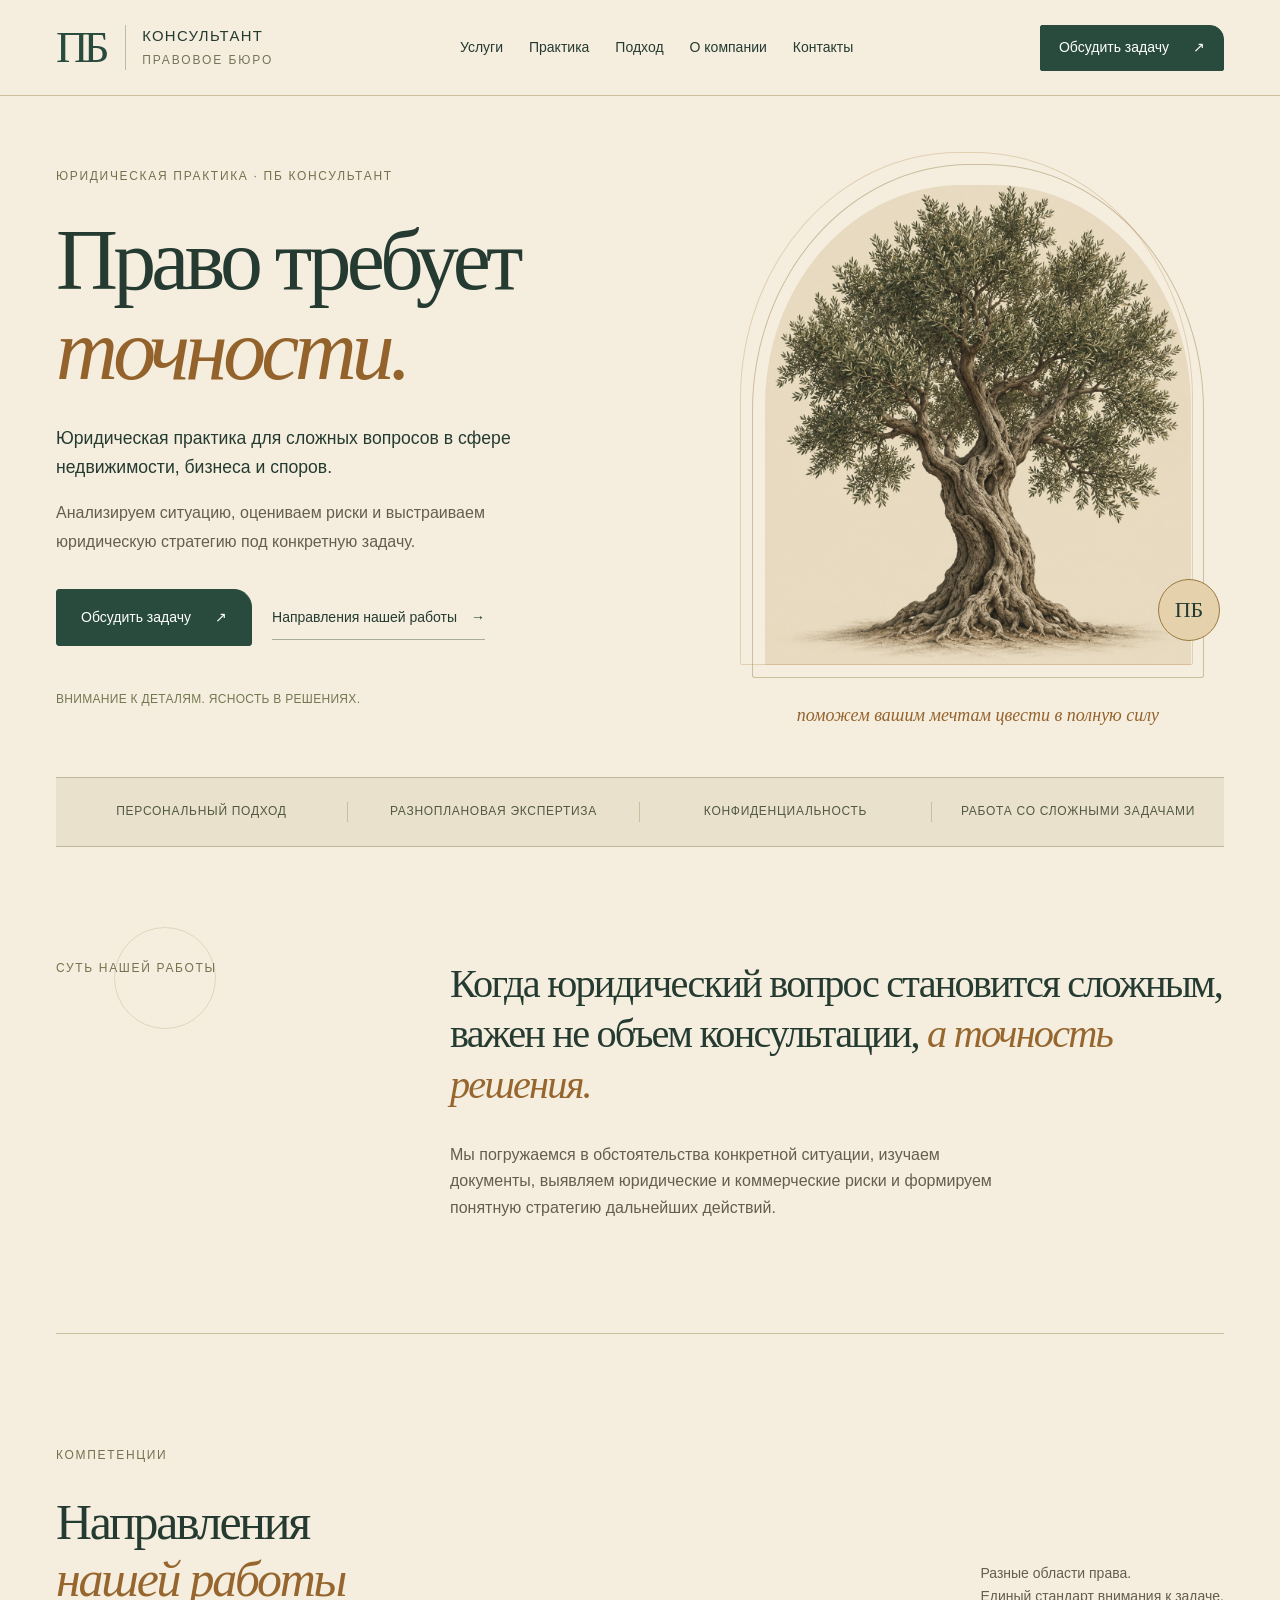
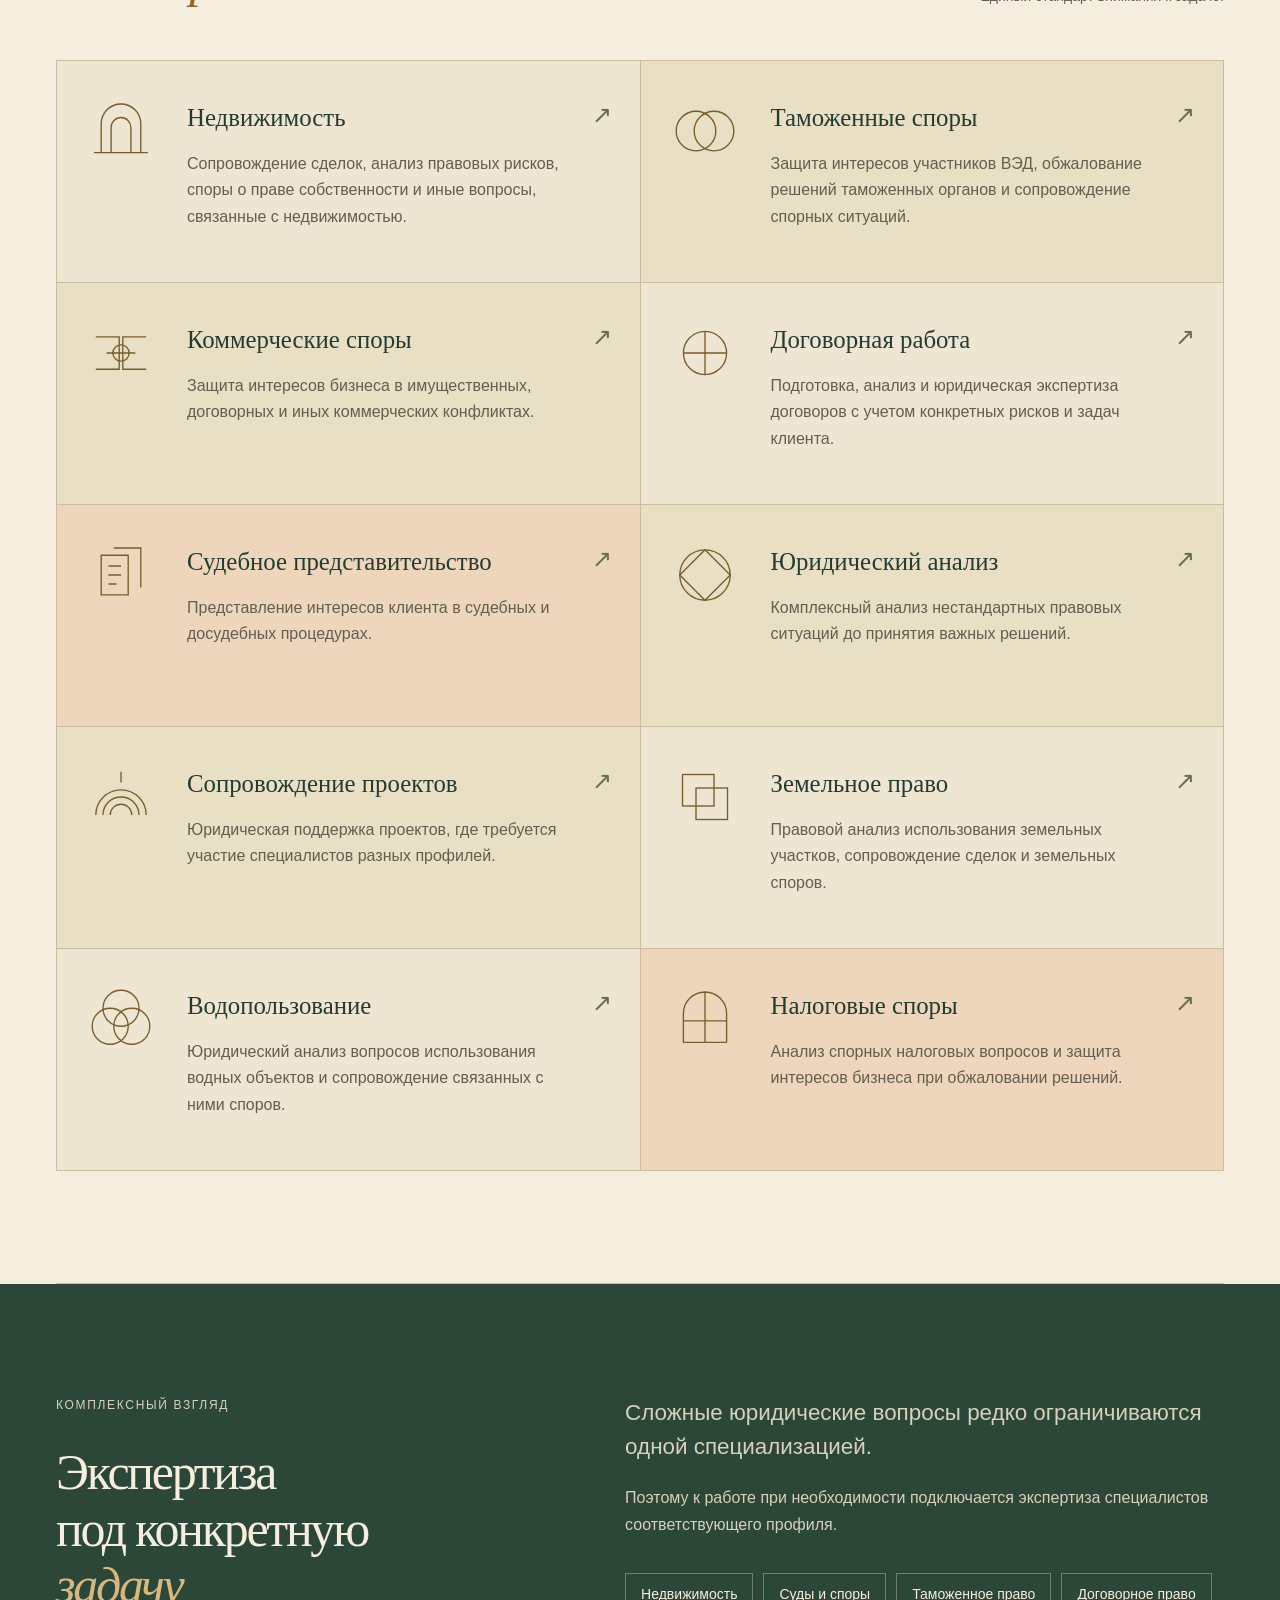
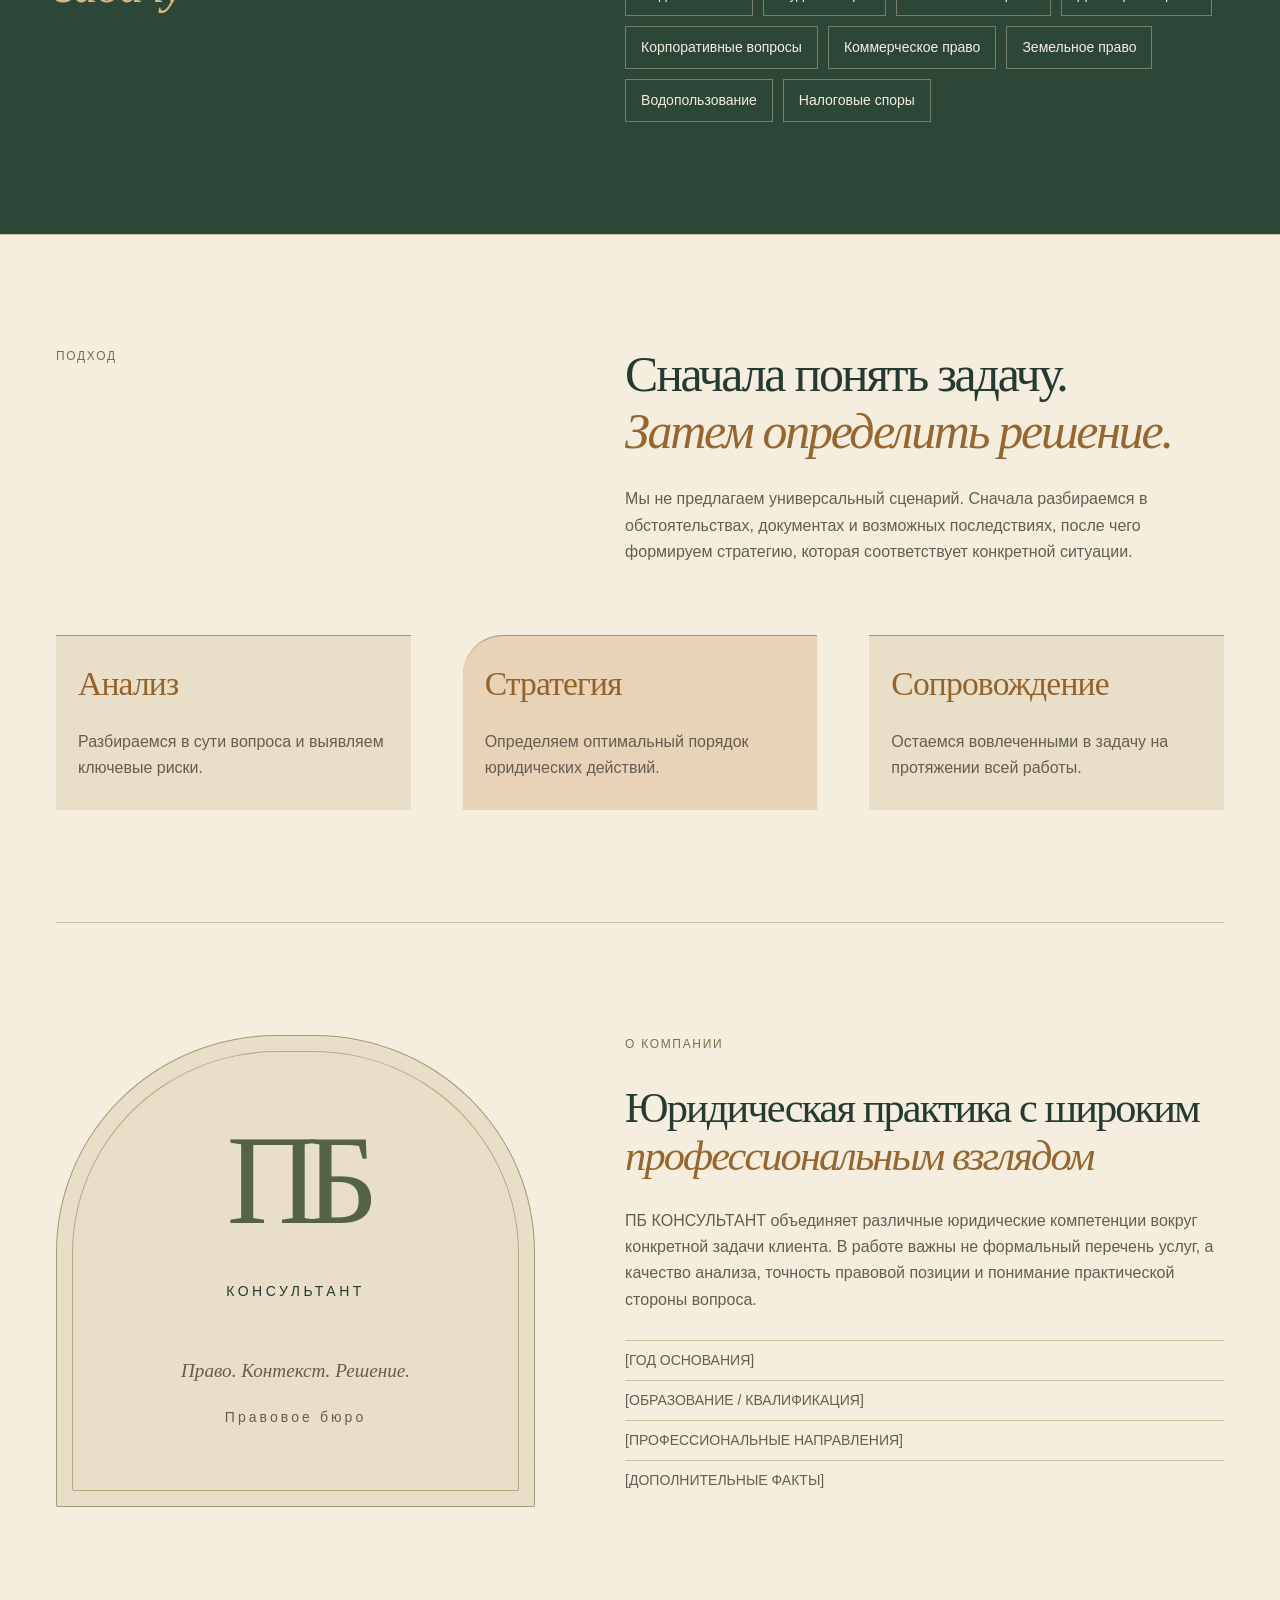
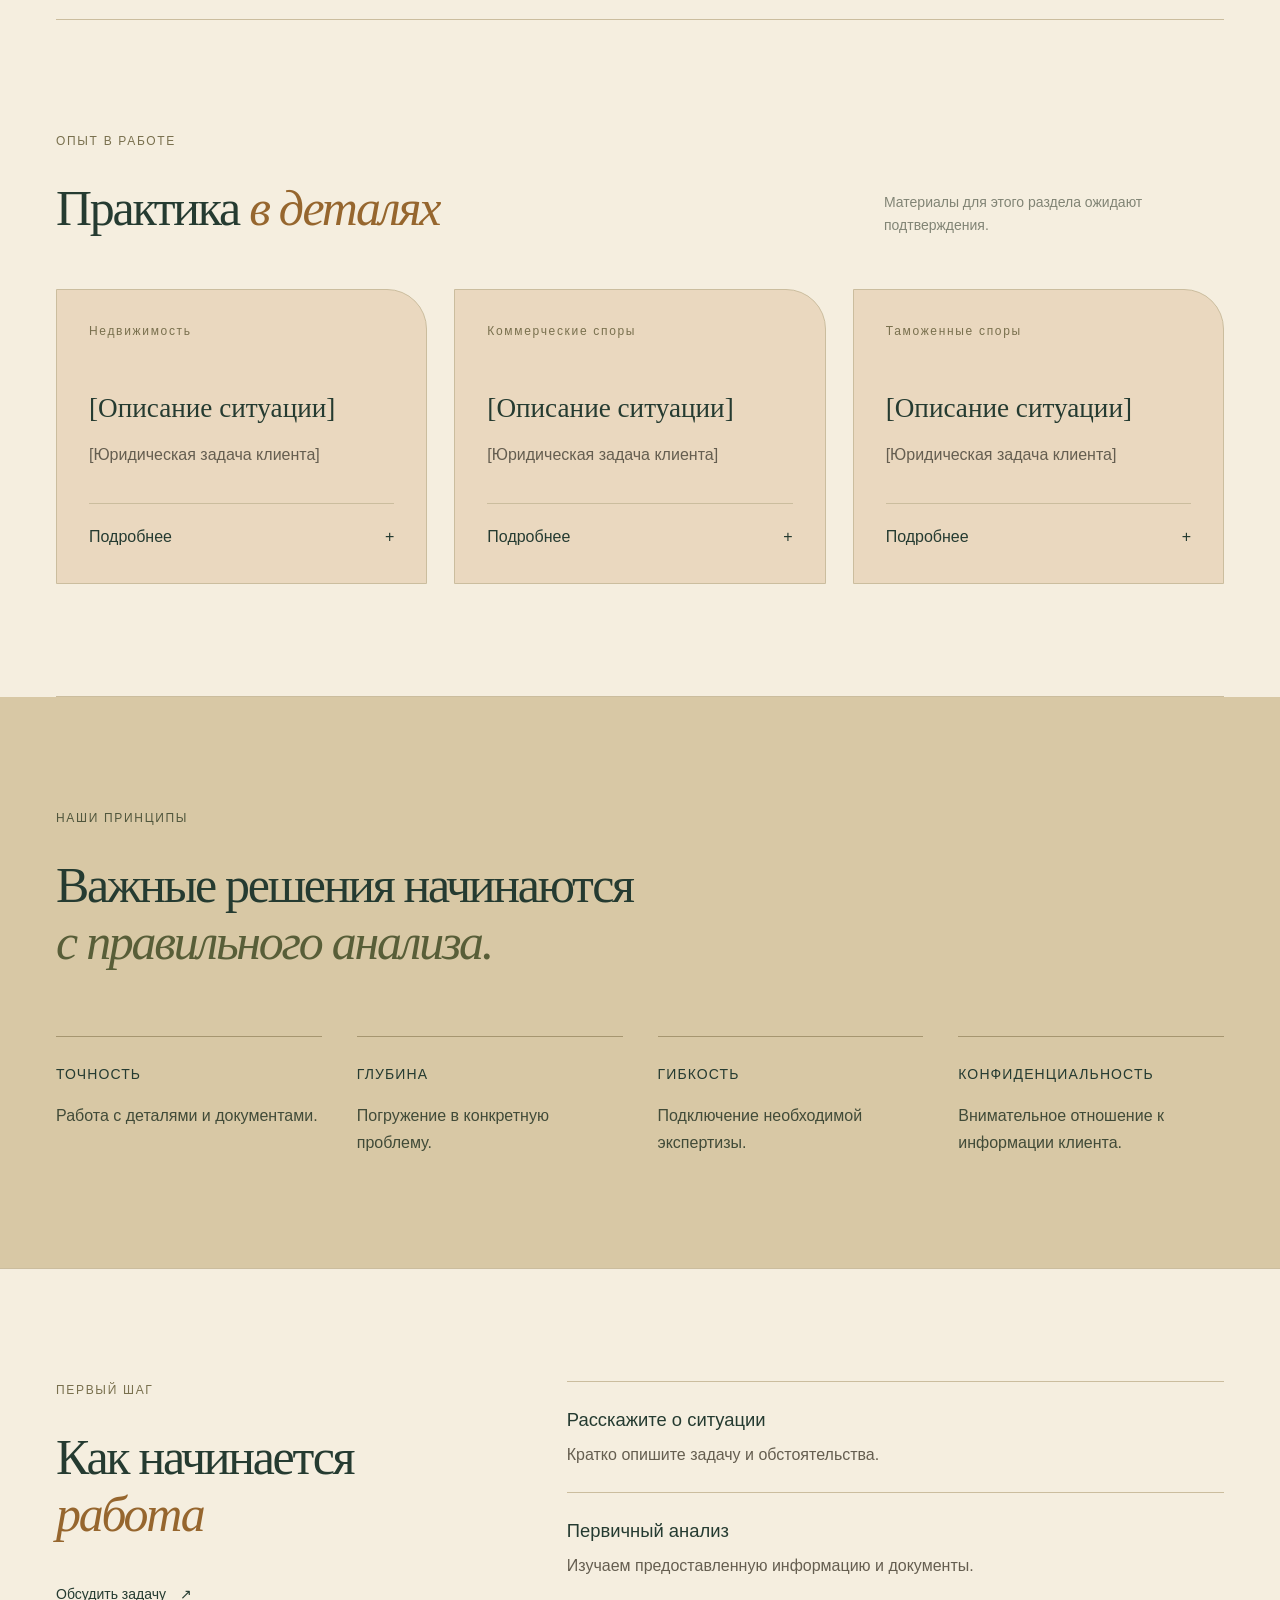
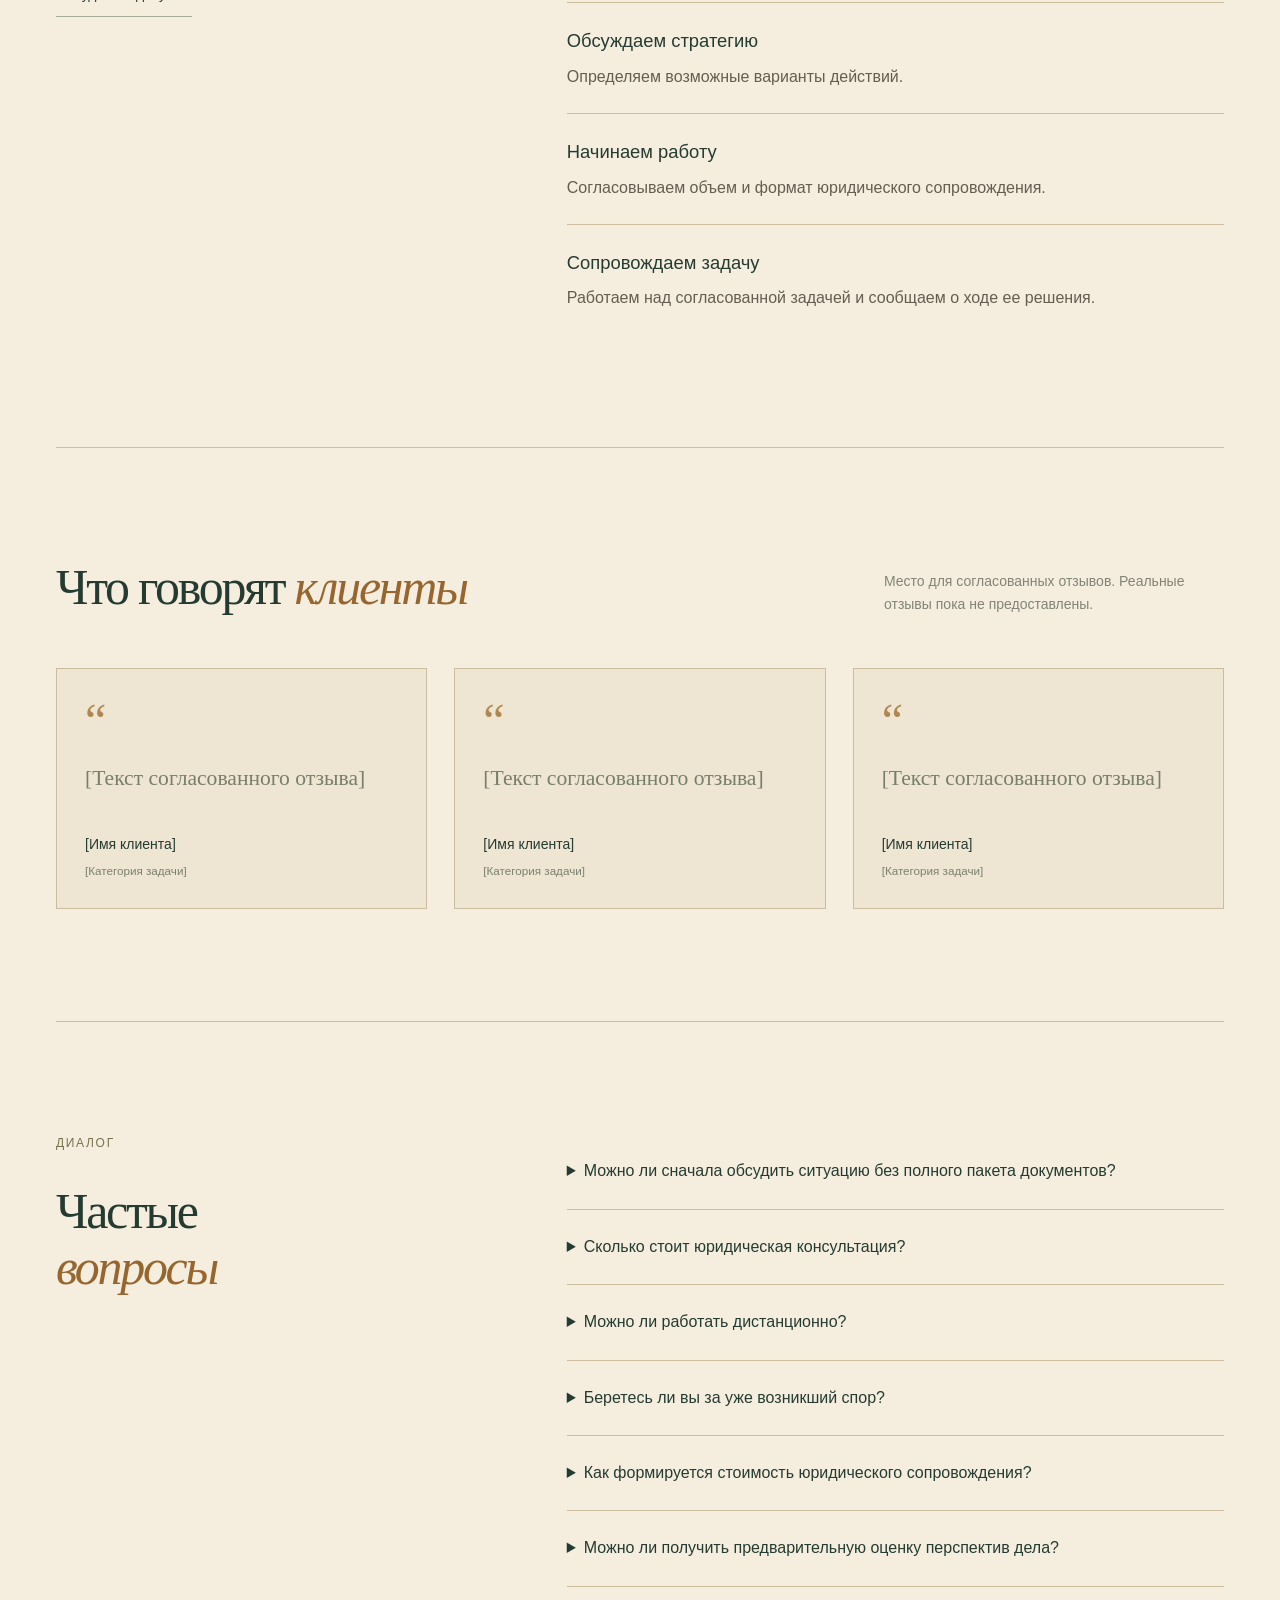
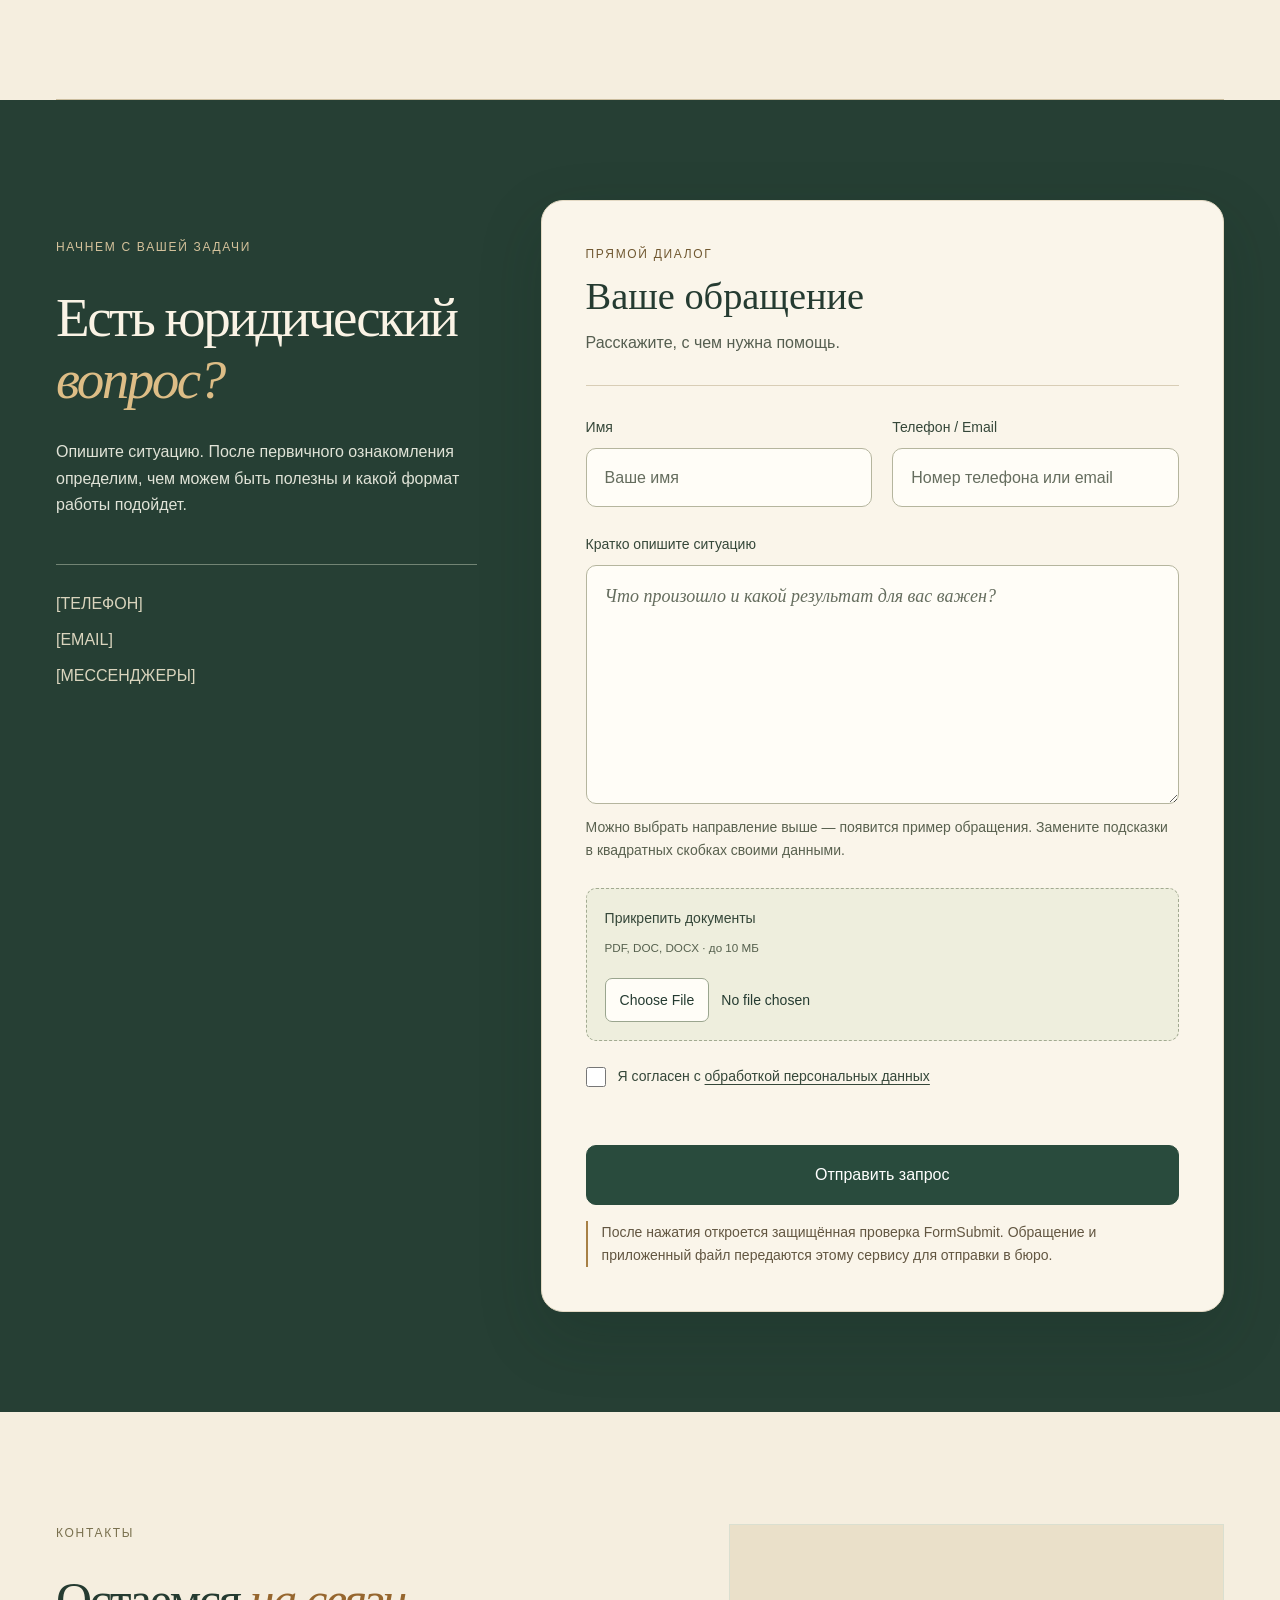
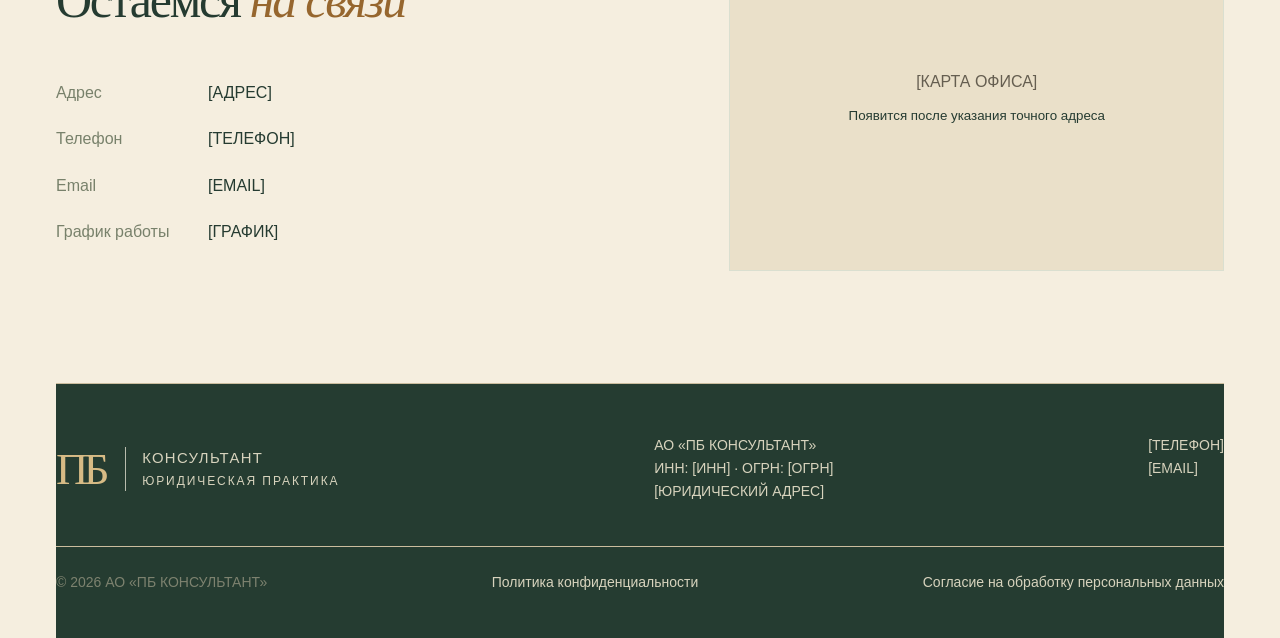
<file: pb-v3/index.html>
<!doctype html>
<html lang="ru">
    <head>
        <meta charset="utf-8">
        <meta name="viewport" content="width=device-width, initial-scale=1, viewport-fit=cover">
        <meta name="theme-color" content="#fcf4eb">
        <title>
            ПБ V3 — ПБ Консультант
        </title>
        <meta name="description" content="Юридическая практика для сложных вопросов в сфере недвижимости, бизнеса, таможенных и коммерческих споров.">
        <meta property="og:title" content="ПБ V3 — ПБ Консультант">
        <meta property="og:description" content="Право требует точности. Юридическая практика для сложных вопросов.">
        <meta property="og:type" content="website">
        <meta property="og:locale" content="ru_RU">
        <link rel="icon" href="favicon.svg" type="image/svg+xml">
        <link rel="stylesheet" href="css/styles.css">
        <link rel="stylesheet" href="css/responsive.css">
        <link rel="stylesheet" href="css/v3.css">
        <!-- Порядок важен: сначала примеры, затем поведение страницы. -->
        <script src="js/practice-examples.js" defer>
        </script>
        <script src="js/main.js" defer>
        </script>
    </head>
    <body id="top">
        <a class="skip-link" href="#main">
            Перейти к содержанию
        </a>
        <!-- ШАПКА И НАВИГАЦИЯ -->
        <header class="header">
            <a class="brand" href="#top" aria-label="ПБ Консультант — главная">
                <span class="monogram">
                    ПБ
                </span>
                <span>
                    КОНСУЛЬТАНТ
                    <small>
                        ПРАВОВОЕ БЮРО
                    </small>
                </span>
            </a>
            <nav class="desktop-nav" aria-label="Основная навигация">
                <a href="#services">
                    Услуги
                </a>
                <a href="#cases">
                    Практика
                </a>
                <a href="#approach">
                    Подход
                </a>
                <a href="#about">
                    О компании
                </a>
                <a href="#contacts">
                    Контакты
                </a>
            </nav>
            <div class="header-actions">
                <a class="button" href="#request">
                    Обсудить задачу
                    <span aria-hidden="true">
                        ↗
                    </span>
                </a>
                <button class="menu-button" type="button" aria-label="Открыть меню" aria-expanded="false" aria-controls="mobile-nav" hidden>
                    ☰
                </button>
            </div>
            <nav class="mobile-nav" id="mobile-nav" aria-label="Мобильная навигация" hidden>
                <a href="#services">
                    Услуги
                </a>
                <a href="#cases">
                    Практика
                </a>
                <a href="#approach">
                    Подход
                </a>
                <a href="#about">
                    О компании
                </a>
                <a href="#contacts">
                    Контакты
                </a>
            </nav>
        </header>
        <main id="main">
            <!-- ПЕРВЫЙ ЭКРАН. Фото: images/hero.jpg. Подробности — в README.md. -->
            <section class="hero wrap" aria-labelledby="hero-title">
                <div class="hero-copy">
                    <p class="eyebrow">
                        ЮРИДИЧЕСКАЯ ПРАКТИКА · ПБ КОНСУЛЬТАНТ
                    </p>
                    <h1 id="hero-title">
                        Право требует
                        <br>
                        <em>
                            точности.
                        </em>
                    </h1>
                    <p class="hero-lead">
                        Юридическая практика для сложных вопросов в сфере недвижимости, бизнеса и споров.
                    </p>
                    <p class="hero-note">
                        Анализируем ситуацию, оцениваем риски и выстраиваем юридическую стратегию под конкретную задачу.
                    </p>
                    <div class="hero-actions">
                        <a class="button" href="#request">
                            Обсудить задачу
                            <span aria-hidden="true">
                                ↗
                            </span>
                        </a>
                        <a class="text-link" href="#services">
                            Направления нашей работы
                            <span aria-hidden="true">
                                →
                            </span>
                        </a>
                    </div>
                    <p class="hero-caption">
                        ВНИМАНИЕ К ДЕТАЛЯМ. ЯСНОСТЬ В РЕШЕНИЯХ.
                    </p>
                </div>
                <figure class="hero-image tree-composition">
                    <div class="tree-frame">
                        <img src="images/tree.png" alt="Оливковое дерево с раскидистой кроной" width="1024" height="1280" fetchpriority="high">
                        <span class="tree-seal" aria-hidden="true">ПБ</span>
                    </div>
                    <figcaption>поможем вашим мечтам цвести в полную силу</figcaption>
                </figure>
            </section>
            <div class="trust wrap">
                <span>
                    Персональный подход
                </span>
                <span>
                    Разноплановая экспертиза
                </span>
                <span>
                    Конфиденциальность
                </span>
                <span>
                    Работа со сложными задачами
                </span>
            </div>
            <!-- ВВЕДЕНИЕ -->
            <section class="intro wrap section">
                <p class="eyebrow">
                    СУТЬ НАШЕЙ РАБОТЫ
                </p>
                <div>
                    <h2>
                        Когда юридический вопрос становится сложным, важен не объем консультации,
                        <em>
                            а точность решения.
                        </em>
                    </h2>
                    <p>
                        Мы погружаемся в обстоятельства конкретной ситуации, изучаем документы, выявляем юридические и коммерческие риски и формируем понятную стратегию дальнейших действий.
                    </p>
                </div>
            </section>
            <!-- НАПРАВЛЕНИЯ ПРАКТИКИ. data-practice связывает ссылку с примером обращения. -->
            <section id="services" class="practice section wrap">
                <div class="section-heading">
                    <div>
                        <p class="eyebrow">
                            КОМПЕТЕНЦИИ
                        </p>
                        <h2>Направления<br><em>нашей работы</em></h2>
                    </div>
                    <p>
                        Разные области права.
                        <br>
                        Единый стандарт внимания к задаче.
                    </p>
                </div>
                <div class="practice-list">
                    <!-- Направление: Недвижимость. Пример обращения — в js/practice-examples.js. -->
                    <a class="practice-row" href="#request" data-practice="real-estate">
                        <svg class="practice-symbol" viewBox="0 0 80 80" fill="none" stroke="currentColor" stroke-width="1.2" aria-hidden="true"><path d="M18 64V32a22 22 0 0 1 44 0v32M10 64h60M29 64V36a11 11 0 0 1 22 0v28"/></svg>
                        <h3>
                            Недвижимость
                        </h3>
                        <p>
                            Сопровождение сделок, анализ правовых рисков, споры о праве собственности и иные вопросы, связанные с недвижимостью.
                        </p>
                        <span class="practice-arrow" aria-hidden="true">
                            ↗
                        </span>
                    </a>
                    <!-- Направление: Таможенные споры. Пример обращения — в js/practice-examples.js. -->
                    <a class="practice-row" href="#request" data-practice="customs">
                        <svg class="practice-symbol" viewBox="0 0 80 80" fill="none" stroke="currentColor" stroke-width="1.2" aria-hidden="true"><circle cx="30" cy="40" r="22"/><circle cx="50" cy="40" r="22"/></svg>
                        <h3>
                            Таможенные споры
                        </h3>
                        <p>
                            Защита интересов участников ВЭД, обжалование решений таможенных органов и сопровождение спорных ситуаций.
                        </p>
                        <span class="practice-arrow" aria-hidden="true">
                            ↗
                        </span>
                    </a>
                    <!-- Направление: Коммерческие споры. Пример обращения — в js/practice-examples.js. -->
                    <a class="practice-row" href="#request" data-practice="commercial">
                        <svg class="practice-symbol" viewBox="0 0 80 80" fill="none" stroke="currentColor" stroke-width="1.2" aria-hidden="true"><path d="M12 22h26v36H12M68 22H42v36h26M24 40h32"/><circle cx="40" cy="40" r="9"/></svg>
                        <h3>
                            Коммерческие споры
                        </h3>
                        <p>
                            Защита интересов бизнеса в имущественных, договорных и иных коммерческих конфликтах.
                        </p>
                        <span class="practice-arrow" aria-hidden="true">
                            ↗
                        </span>
                    </a>
                    <!-- Направление: Договорная работа. Пример обращения — в js/practice-examples.js. -->
                    <a class="practice-row" href="#request" data-practice="contracts">
                        <svg class="practice-symbol" viewBox="0 0 80 80" fill="none" stroke="currentColor" stroke-width="1.2" aria-hidden="true"><rect x="16" y="16" width="48" height="48" rx="24"/><path d="M16 40h48M40 16v48"/></svg>
                        <h3>
                            Договорная работа
                        </h3>
                        <p>
                            Подготовка, анализ и юридическая экспертиза договоров с учетом конкретных рисков и задач клиента.
                        </p>
                        <span class="practice-arrow" aria-hidden="true">
                            ↗
                        </span>
                    </a>
                    <!-- Направление: Судебное представительство. Пример обращения — в js/practice-examples.js. -->
                    <a class="practice-row" href="#request" data-practice="litigation">
                        <svg class="practice-symbol" viewBox="0 0 80 80" fill="none" stroke="currentColor" stroke-width="1.2" aria-hidden="true"><path d="M18 18h30v44H18ZM32 10h30v44M26 30h14M26 40h14M26 50h9"/></svg>
                        <h3>
                            Судебное представительство
                        </h3>
                        <p>
                            Представление интересов клиента в судебных и досудебных процедурах.
                        </p>
                        <span class="practice-arrow" aria-hidden="true">
                            ↗
                        </span>
                    </a>
                    <!-- Направление: Юридический анализ. Пример обращения — в js/practice-examples.js. -->
                    <a class="practice-row" href="#request" data-practice="legal-analysis">
                        <svg class="practice-symbol" viewBox="0 0 80 80" fill="none" stroke="currentColor" stroke-width="1.2" aria-hidden="true"><circle cx="40" cy="40" r="28"/><path d="m12 40 28-28 28 28-28 28Z"/></svg>
                        <h3>
                            Юридический анализ
                        </h3>
                        <p>
                            Комплексный анализ нестандартных правовых ситуаций до принятия важных решений.
                        </p>
                        <span class="practice-arrow" aria-hidden="true">
                            ↗
                        </span>
                    </a>
                    <!-- Направление: Сопровождение проектов. Пример обращения — в js/practice-examples.js. -->
                    <a class="practice-row" href="#request" data-practice="projects">
                        <svg class="practice-symbol" viewBox="0 0 80 80" fill="none" stroke="currentColor" stroke-width="1.2" aria-hidden="true"><path d="M12 60a28 28 0 0 1 56 0M20 60a20 20 0 0 1 40 0M28 60a12 12 0 0 1 24 0M40 12v12"/></svg>
                        <h3>
                            Сопровождение проектов
                        </h3>
                        <p>
                            Юридическая поддержка проектов, где требуется участие специалистов разных профилей.
                        </p>
                        <span class="practice-arrow" aria-hidden="true">
                            ↗
                        </span>
                    </a>
                    <!-- Направление: Земельное право. Пример обращения — в js/practice-examples.js. -->
                    <a class="practice-row" href="#request" data-practice="land">
                        <svg class="practice-symbol" viewBox="0 0 80 80" fill="none" stroke="currentColor" stroke-width="1.2" aria-hidden="true"><rect x="15" y="15" width="35" height="35"/><rect x="30" y="30" width="35" height="35"/></svg>
                        <h3>
                            Земельное право
                        </h3>
                        <p>
                            Правовой анализ использования земельных участков, сопровождение сделок и земельных споров.
                        </p>
                        <span class="practice-arrow" aria-hidden="true">
                            ↗
                        </span>
                    </a>
                    <!-- Направление: Водопользование. Пример обращения — в js/practice-examples.js. -->
                    <a class="practice-row" href="#request" data-practice="water">
                        <svg class="practice-symbol" viewBox="0 0 80 80" fill="none" stroke="currentColor" stroke-width="1.2" aria-hidden="true"><circle cx="40" cy="28" r="20"/><circle cx="28" cy="48" r="20"/><circle cx="52" cy="48" r="20"/></svg>
                        <h3>
                            Водопользование
                        </h3>
                        <p>
                            Юридический анализ вопросов использования водных объектов и сопровождение связанных с ними споров.
                        </p>
                        <span class="practice-arrow" aria-hidden="true">
                            ↗
                        </span>
                    </a>
                    <!-- Направление: Налоговые споры. Пример обращения — в js/practice-examples.js. -->
                    <a class="practice-row" href="#request" data-practice="tax">
                        <svg class="practice-symbol" viewBox="0 0 80 80" fill="none" stroke="currentColor" stroke-width="1.2" aria-hidden="true"><path d="M16 66V34a24 24 0 0 1 48 0v32M16 66h48M40 10v56M16 42h48"/></svg>
                        <h3>
                            Налоговые споры
                        </h3>
                        <p>
                            Анализ спорных налоговых вопросов и защита интересов бизнеса при обжаловании решений.
                        </p>
                        <span class="practice-arrow" aria-hidden="true">
                            ↗
                        </span>
                    </a>
                </div>
            </section>
            <!-- ЭКСПЕРТИЗА -->
            <section class="expertise section">
                <div class="wrap split">
                    <div>
                        <p class="eyebrow">
                            КОМПЛЕКСНЫЙ ВЗГЛЯД
                        </p>
                        <h2>
                            Экспертиза
                            <br>
                            под конкретную
                            <br>
                            <em>
                                задачу
                            </em>
                        </h2>
                    </div>
                    <div>
                        <p class="large-copy">
                            Сложные юридические вопросы редко ограничиваются одной специализацией.
                        </p>
                        <p>
                            Поэтому к работе при необходимости подключается экспертиза специалистов соответствующего профиля.
                        </p>
                        <div class="tags">
                            <span>
                                Недвижимость
                            </span>
                            <span>
                                Суды и споры
                            </span>
                            <span>
                                Таможенное право
                            </span>
                            <span>
                                Договорное право
                            </span>
                            <span>
                                Корпоративные вопросы
                            </span>
                            <span>
                                Коммерческое право
                            </span>
                            <span>
                                Земельное право
                            </span>
                            <span>
                                Водопользование
                            </span>
                            <span>
                                Налоговые споры
                            </span>
                        </div>
                    </div>
                </div>
            </section>
            <!-- ПОДХОД: названия вместо нумерации -->
            <section id="approach" class="section wrap">
                <div class="split">
                    <p class="eyebrow">
                        ПОДХОД
                    </p>
                    <div>
                        <h2>
                            Сначала понять задачу.
                            <br>
                            <em>
                                Затем определить решение.
                            </em>
                        </h2>
                        <p class="measure">
                            Мы не предлагаем универсальный сценарий. Сначала разбираемся в обстоятельствах, документах и возможных последствиях, после чего формируем стратегию, которая соответствует конкретной ситуации.
                        </p>
                    </div>
                </div>
                <div class="principles">
                    <article>
                        <h3 class="principle-title">
                            Анализ
                        </h3>
                        <p>
                            Разбираемся в сути вопроса и выявляем ключевые риски.
                        </p>
                    </article>
                    <article>
                        <h3 class="principle-title">
                            Стратегия
                        </h3>
                        <p>
                            Определяем оптимальный порядок юридических действий.
                        </p>
                    </article>
                    <article>
                        <h3 class="principle-title">
                            Сопровождение
                        </h3>
                        <p>
                            Остаемся вовлеченными в задачу на протяжении всей работы.
                        </p>
                    </article>
                </div>
            </section>
            <!-- О КОМПАНИИ. Рамка остается, пока вы не положите images/about.jpg. -->
            <section id="about" class="about section wrap">
                <div class="about-mark">
                    <div class="about-brand image-placeholder">
                        <div class="about-pattern" aria-hidden="true">
                        </div>
                        <span class="about-monogram">
                            ПБ
                        </span>
                        <span class="about-name">
                            КОНСУЛЬТАНТ
                        </span>
                        <p>
                            Право. Контекст. Решение.<small class="bureau-sign">Правовое бюро</small>
                        </p>
                    </div>
                </div>
                <div>
                    <p class="eyebrow">
                        О КОМПАНИИ
                    </p>
                    <h2>
                        Юридическая практика с широким
                        <em>
                            профессиональным взглядом
                        </em>
                    </h2>
                    <p>
                        ПБ КОНСУЛЬТАНТ объединяет различные юридические компетенции вокруг конкретной задачи клиента. В работе важны не формальный перечень услуг, а качество анализа, точность правовой позиции и понимание практической стороны вопроса.
                    </p>
                    <div class="facts">
                        <p>
                            [ГОД ОСНОВАНИЯ]
                        </p>
                        <p>
                            [ОБРАЗОВАНИЕ / КВАЛИФИКАЦИЯ]
                        </p>
                        <p>
                            [ПРОФЕССИОНАЛЬНЫЕ НАПРАВЛЕНИЯ]
                        </p>
                        <p>
                            [ДОПОЛНИТЕЛЬНЫЕ ФАКТЫ]
                        </p>
                    </div>
                </div>
            </section>
            <!-- КЕЙСЫ. Все данные пока являются явными шаблонами. -->
            <section id="cases" class="section wrap">
                <div class="section-heading">
                    <div>
                        <p class="eyebrow">
                            ОПЫТ В РАБОТЕ
                        </p>
                        <h2>
                            Практика
                            <em>
                                в деталях
                            </em>
                        </h2>
                    </div>
                    <p class="placeholder">
                        Материалы для этого раздела ожидают подтверждения.
                    </p>
                </div>
                <div class="case-grid">
                    <article class="case">
                        <p class="eyebrow">
                            Недвижимость
                        </p>
                        <h3>
                            [Описание ситуации]
                        </h3>
                        <p>
                            [Юридическая задача клиента]
                        </p>
                        <button class="case-button" type="button" data-dialog="case-0">
                            Подробнее
                            <span aria-hidden="true">
                                +
                            </span>
                        </button>
                    </article>
                    <article class="case">
                        <p class="eyebrow">
                            Коммерческие споры
                        </p>
                        <h3>
                            [Описание ситуации]
                        </h3>
                        <p>
                            [Юридическая задача клиента]
                        </p>
                        <button class="case-button" type="button" data-dialog="case-1">
                            Подробнее
                            <span aria-hidden="true">
                                +
                            </span>
                        </button>
                    </article>
                    <article class="case">
                        <p class="eyebrow">
                            Таможенные споры
                        </p>
                        <h3>
                            [Описание ситуации]
                        </h3>
                        <p>
                            [Юридическая задача клиента]
                        </p>
                        <button class="case-button" type="button" data-dialog="case-2">
                            Подробнее
                            <span aria-hidden="true">
                                +
                            </span>
                        </button>
                    </article>
                </div>
            </section>
            <!-- ПРИНЦИПЫ -->
            <section class="advantages section">
                <div class="wrap">
                    <p class="eyebrow">
                        НАШИ ПРИНЦИПЫ
                    </p>
                    <h2>
                        Важные решения начинаются
                        <br>
                        <em>
                            с правильного анализа.
                        </em>
                    </h2>
                    <div class="advantage-grid">
                        <article>
                            <h3>
                                Точность
                            </h3>
                            <p>
                                Работа с деталями и документами.
                            </p>
                        </article>
                        <article>
                            <h3>
                                Глубина
                            </h3>
                            <p>
                                Погружение в конкретную проблему.
                            </p>
                        </article>
                        <article>
                            <h3>
                                Гибкость
                            </h3>
                            <p>
                                Подключение необходимой экспертизы.
                            </p>
                        </article>
                        <article>
                            <h3>
                                Конфиденциальность
                            </h3>
                            <p>
                                Внимательное отношение к информации клиента.
                            </p>
                        </article>
                    </div>
                </div>
            </section>
            <!-- ПРОЦЕСС РАБОТЫ -->
            <section class="process section wrap">
                <div>
                    <p class="eyebrow">
                        ПЕРВЫЙ ШАГ
                    </p>
                    <h2>
                        Как начинается
                        <br>
                        <em>
                            работа
                        </em>
                    </h2>
                    <a class="text-link" href="#request">
                        Обсудить задачу
                        <span aria-hidden="true">
                            ↗
                        </span>
                    </a>
                </div>
                <ol>
                    <li>
                        <h3>
                            Расскажите о ситуации
                        </h3>
                        <p>
                            Кратко опишите задачу и обстоятельства.
                        </p>
                    </li>
                    <li>
                        <h3>
                            Первичный анализ
                        </h3>
                        <p>
                            Изучаем предоставленную информацию и документы.
                        </p>
                    </li>
                    <li>
                        <h3>
                            Обсуждаем стратегию
                        </h3>
                        <p>
                            Определяем возможные варианты действий.
                        </p>
                    </li>
                    <li>
                        <h3>
                            Начинаем работу
                        </h3>
                        <p>
                            Согласовываем объем и формат юридического сопровождения.
                        </p>
                    </li>
                    <li>
                        <h3>
                            Сопровождаем задачу
                        </h3>
                        <p>
                            Работаем над согласованной задачей и сообщаем о ходе ее решения.
                        </p>
                    </li>
                </ol>
            </section>
            <!-- ОТЗЫВЫ. Публикуйте реальные отзывы только после согласования. -->
            <section class="reviews section wrap">
                <div class="section-heading">
                    <h2>
                        Что говорят
                        <em>
                            клиенты
                        </em>
                    </h2>
                    <p class="placeholder">
                        Место для согласованных отзывов. Реальные отзывы пока не предоставлены.
                    </p>
                </div>
                <div class="review-grid">
                    <figure>
                        <span class="quote-mark" aria-hidden="true">
                            “
                        </span>
                        <blockquote>
                            [Текст согласованного отзыва]
                        </blockquote>
                        <figcaption>
                            [Имя клиента]
                            <small>
                                [Категория задачи]
                            </small>
                        </figcaption>
                    </figure>
                    <figure>
                        <span class="quote-mark" aria-hidden="true">
                            “
                        </span>
                        <blockquote>
                            [Текст согласованного отзыва]
                        </blockquote>
                        <figcaption>
                            [Имя клиента]
                            <small>
                                [Категория задачи]
                            </small>
                        </figcaption>
                    </figure>
                    <figure>
                        <span class="quote-mark" aria-hidden="true">
                            “
                        </span>
                        <blockquote>
                            [Текст согласованного отзыва]
                        </blockquote>
                        <figcaption>
                            [Имя клиента]
                            <small>
                                [Категория задачи]
                            </small>
                        </figcaption>
                    </figure>
                </div>
            </section>
            <!-- FAQ: нативные details/summary работают и без JavaScript. -->
            <section class="faq section wrap">
                <div>
                    <p class="eyebrow">
                        ДИАЛОГ
                    </p>
                    <h2>
                        Частые
                        <br>
                        <em>
                            вопросы
                        </em>
                    </h2>
                </div>
                <div>
                    <details class="faq-item">
                        <summary>
                            Можно ли сначала обсудить ситуацию без полного пакета документов?
                        </summary>
                        <p>
                            Да. Для начала достаточно краткого описания ситуации. После знакомства с задачей определим, какие документы потребуются для анализа.
                        </p>
                    </details>
                    <details class="faq-item">
                        <summary>
                            Сколько стоит юридическая консультация?
                        </summary>
                        <p>
                            Стоимость зависит от вопроса и объема документов. Условия и стоимость согласовываются до начала работы.
                        </p>
                    </details>
                    <details class="faq-item">
                        <summary>
                            Можно ли работать дистанционно?
                        </summary>
                        <p>
                            Формат работы обсуждается с учетом задачи. Консультации и обмен документами могут проходить дистанционно; необходимость личного участия определяем отдельно.
                        </p>
                    </details>
                    <details class="faq-item">
                        <summary>
                            Беретесь ли вы за уже возникший спор?
                        </summary>
                        <p>
                            Да. Изучим обстоятельства, документы и текущую стадию спора, после чего обсудим возможные действия.
                        </p>
                    </details>
                    <details class="faq-item">
                        <summary>
                            Как формируется стоимость юридического сопровождения?
                        </summary>
                        <p>
                            Учитываются сложность задачи, объем работы, сроки и необходимые компетенции. Формат оплаты согласовывается заранее.
                        </p>
                    </details>
                    <details class="faq-item">
                        <summary>
                            Можно ли получить предварительную оценку перспектив дела?
                        </summary>
                        <p>
                            После первичного анализа можно обсудить возможные сценарии и риски. Оценка перспектив не является гарантией результата.
                        </p>
                    </details>
                </div>
            </section>
            <!-- ФОРМА. Получатель задаётся в action. Подтвердите адрес в письме FormSubmit после первой отправки. -->
            <section id="request" class="cta section">
                <div class="wrap split">
                    <div>
                        <p class="eyebrow">
                            НАЧНЕМ С ВАШЕЙ ЗАДАЧИ
                        </p>
                        <h2>
                            Есть юридический
                            <br>
                            <em>
                                вопрос?
                            </em>
                        </h2>
                        <p>
                            Опишите ситуацию. После первичного ознакомления определим, чем можем быть полезны и какой формат работы подойдет.
                        </p>
                        <div class="cta-contacts">
                            <span>
                                [ТЕЛЕФОН]
                            </span>
                            <span>
                                [EMAIL]
                            </span>
                            <span>
                                [МЕССЕНДЖЕРЫ]
                            </span>
                        </div>
                    </div>
                    <form id="contact-form" class="contact-form" method="post" action="https://formsubmit.co/dansal08@mail.ru" enctype="multipart/form-data" aria-labelledby="form-title">
                        <input type="hidden" name="_subject" value="Новое обращение — ПБ Консультант">
                        <input type="hidden" name="_template" value="table">
                        <input type="hidden" name="_replyto" id="reply-to">
                        <div class="form-heading">
                            <p class="eyebrow">ПРЯМОЙ ДИАЛОГ</p>
                            <h3 id="form-title">Ваше обращение</h3>
                            <p>Расскажите, с чем нужна помощь.</p>
                        </div>
                        <label class="honey" aria-hidden="true">Сайт<input name="_honey" tabindex="-1" autocomplete="off"></label>
                        <div class="form-pair">
                            <label for="name">
                                Имя
                                <input id="name" name="name" autocomplete="name" placeholder="Ваше имя" maxlength="120" required>
                            </label>
                            <label for="contact">
                                Телефон / Email
                                <input id="contact" name="contact" autocomplete="email" placeholder="Номер телефона или email" maxlength="200" required>
                            </label>
                        </div>
                        <label for="message">
                            Кратко опишите ситуацию
                        </label>
                        <textarea id="message" name="message" rows="8" maxlength="6000" placeholder="Что произошло и какой результат для вас важен?" aria-describedby="message-help example-status" required></textarea>
                        <p id="message-help" class="field-help">
                            Можно выбрать направление выше — появится пример обращения. Замените подсказки в квадратных скобках своими данными.
                        </p>
                        <p id="example-status" class="field-help" role="status" aria-live="polite">
                        </p>
                        <!-- Показываем отдельный пример, если в поле уже есть собственный текст. -->
                        <details id="example-preview" class="example-preview" hidden>
                            <summary>
                                Посмотреть пример по выбранному направлению
                            </summary>
                            <pre id="example-text">
                            </pre>
                            <button id="apply-example" class="text-button" type="button">
                                Заменить мой текст примером
                            </button>
                        </details>
                        <button id="undo-example" class="text-button" type="button" hidden>
                            Отменить подстановку
                        </button>
                        <input id="practice" name="practice" type="hidden">
                        <label class="attachment" for="document">
                            Прикрепить документы
                            <small>
                                PDF, DOC, DOCX · до 10 МБ
                            </small>
                            <input id="document" name="attachment" type="file" accept=".pdf,.doc,.docx" aria-describedby="file-status">
                        </label>
                        <p id="file-status" class="field-help" aria-live="polite">
                        </p>
                        <div class="consent">
                            <input id="consent" name="consent" type="checkbox" required>
                            <label for="consent">
                                Я согласен с
                                <a href="legal/consent.html" target="_blank" rel="noopener">
                                    обработкой персональных данных
                                </a>
                            </label>
                        </div>
                        <button id="submit-request" class="button" type="submit">
                            Отправить запрос
                            <span aria-hidden="true">
                                ↗
                            </span>
                        </button>
                        <p id="form-status" class="form-status" role="status" aria-live="polite">
                        </p>
                        <p id="intake-notice" class="form-notice">
                            После нажатия откроется защищённая проверка FormSubmit. Обращение и приложенный файл передаются этому сервису для отправки в бюро.
                        </p>
                        <noscript>
                            <p class="form-notice">
                                Форма доступна без JavaScript. Размер приложенного файла — до 10 МБ.
                            </p>
                        </noscript>
                    </form>
                </div>
            </section>
            <!-- КОНТАКТЫ. Замените заглушки; для телефона используйте ссылку tel:, для email — mailto:. -->
            <section id="contacts" class="contacts section wrap">
                <div>
                    <p class="eyebrow">
                        КОНТАКТЫ
                    </p>
                    <h2>
                        Остаемся
                        <em>
                            на связи
                        </em>
                    </h2>
                    <dl>
                        <div>
                            <dt>
                                Адрес
                            </dt>
                            <dd>
                                [АДРЕС]
                            </dd>
                        </div>
                        <div>
                            <dt>
                                Телефон
                            </dt>
                            <dd>
                                [ТЕЛЕФОН]
                            </dd>
                        </div>
                        <div>
                            <dt>
                                Email
                            </dt>
                            <dd>
                                [EMAIL]
                            </dd>
                        </div>
                        <div>
                            <dt>
                                График работы
                            </dt>
                            <dd>
                                [ГРАФИК]
                            </dd>
                        </div>
                    </dl>
                </div>
                <div class="map">
                    <p>
                        [КАРТА ОФИСА]
                    </p>
                    <small>
                        Появится после указания точного адреса
                    </small>
                    <!-- Вставьте сюда iframe карты с title="Расположение офиса" и loading="lazy". -->
                </div>
            </section>
        </main>
        <!-- ПОДВАЛ. Реквизиты и юридические документы заполняются владельцем. -->
        <footer class="wrap footer">
            <div class="footer-top">
                <a class="brand" href="#top" aria-label="ПБ Консультант — главная">
                    <span class="monogram">
                        ПБ
                    </span>
                    <span>
                        КОНСУЛЬТАНТ
                        <small>
                            ЮРИДИЧЕСКАЯ ПРАКТИКА
                        </small>
                    </span>
                </a>
                <p>
                    АО «ПБ КОНСУЛЬТАНТ»
                    <br>
                    ИНН: [ИНН] · ОГРН: [ОГРН]
                    <br>
                    [ЮРИДИЧЕСКИЙ АДРЕС]
                </p>
                <p>
                    [ТЕЛЕФОН]
                    <br>
                    [EMAIL]
                </p>
            </div>
            <div class="footer-bottom">
                <span>
                    © 2026 АО «ПБ КОНСУЛЬТАНТ»
                </span>
                <a href="legal/privacy.html">
                    Политика конфиденциальности
                </a>
                <a href="legal/consent.html">
                    Согласие на обработку персональных данных
                </a>
            </div>
        </footer>
        <div class="mobile-cta">
            <a class="button" href="#request">
                Обсудить задачу
                <span aria-hidden="true">
                    ↗
                </span>
            </a>
        </div>
        <!-- ДЕТАЛЬНЫЕ ОПИСАНИЯ КЕЙСОВ -->
        <!-- Кейс: замените тексты здесь и в соответствующей карточке выше. -->
        <dialog class="case-dialog" id="case-0" aria-labelledby="case-title-0">
            <button type="button" class="dialog-close" data-close-dialog aria-label="Закрыть кейс">
                ×
            </button>
            <h2 id="case-title-0">
                Недвижимость
            </h2>
            <p class="placeholder">
                Шаблон. Подтвержденный кейс пока не предоставлен.
            </p>
            <h3>
                Ситуация
            </h3>
            <p>
                [Описание ситуации]
            </p>
            <h3>
                Задача
            </h3>
            <p>
                [Юридическая задача клиента]
            </p>
            <h3>
                Подход
            </h3>
            <p>
                [Какие действия были предприняты]
            </p>
            <h3>
                Результат
            </h3>
            <p>
                [Подтвержденный результат]
            </p>
        </dialog>
        <!-- Кейс: замените тексты здесь и в соответствующей карточке выше. -->
        <dialog class="case-dialog" id="case-1" aria-labelledby="case-title-1">
            <button type="button" class="dialog-close" data-close-dialog aria-label="Закрыть кейс">
                ×
            </button>
            <h2 id="case-title-1">
                Коммерческие споры
            </h2>
            <p class="placeholder">
                Шаблон. Подтвержденный кейс пока не предоставлен.
            </p>
            <h3>
                Ситуация
            </h3>
            <p>
                [Описание ситуации]
            </p>
            <h3>
                Задача
            </h3>
            <p>
                [Юридическая задача клиента]
            </p>
            <h3>
                Подход
            </h3>
            <p>
                [Какие действия были предприняты]
            </p>
            <h3>
                Результат
            </h3>
            <p>
                [Подтвержденный результат]
            </p>
        </dialog>
        <!-- Кейс: замените тексты здесь и в соответствующей карточке выше. -->
        <dialog class="case-dialog" id="case-2" aria-labelledby="case-title-2">
            <button type="button" class="dialog-close" data-close-dialog aria-label="Закрыть кейс">
                ×
            </button>
            <h2 id="case-title-2">
                Таможенные споры
            </h2>
            <p class="placeholder">
                Шаблон. Подтвержденный кейс пока не предоставлен.
            </p>
            <h3>
                Ситуация
            </h3>
            <p>
                [Описание ситуации]
            </p>
            <h3>
                Задача
            </h3>
            <p>
                [Юридическая задача клиента]
            </p>
            <h3>
                Подход
            </h3>
            <p>
                [Какие действия были предприняты]
            </p>
            <h3>
                Результат
            </h3>
            <p>
                [Подтвержденный результат]
            </p>
        </dialog>
    </body>
</html>
</file>
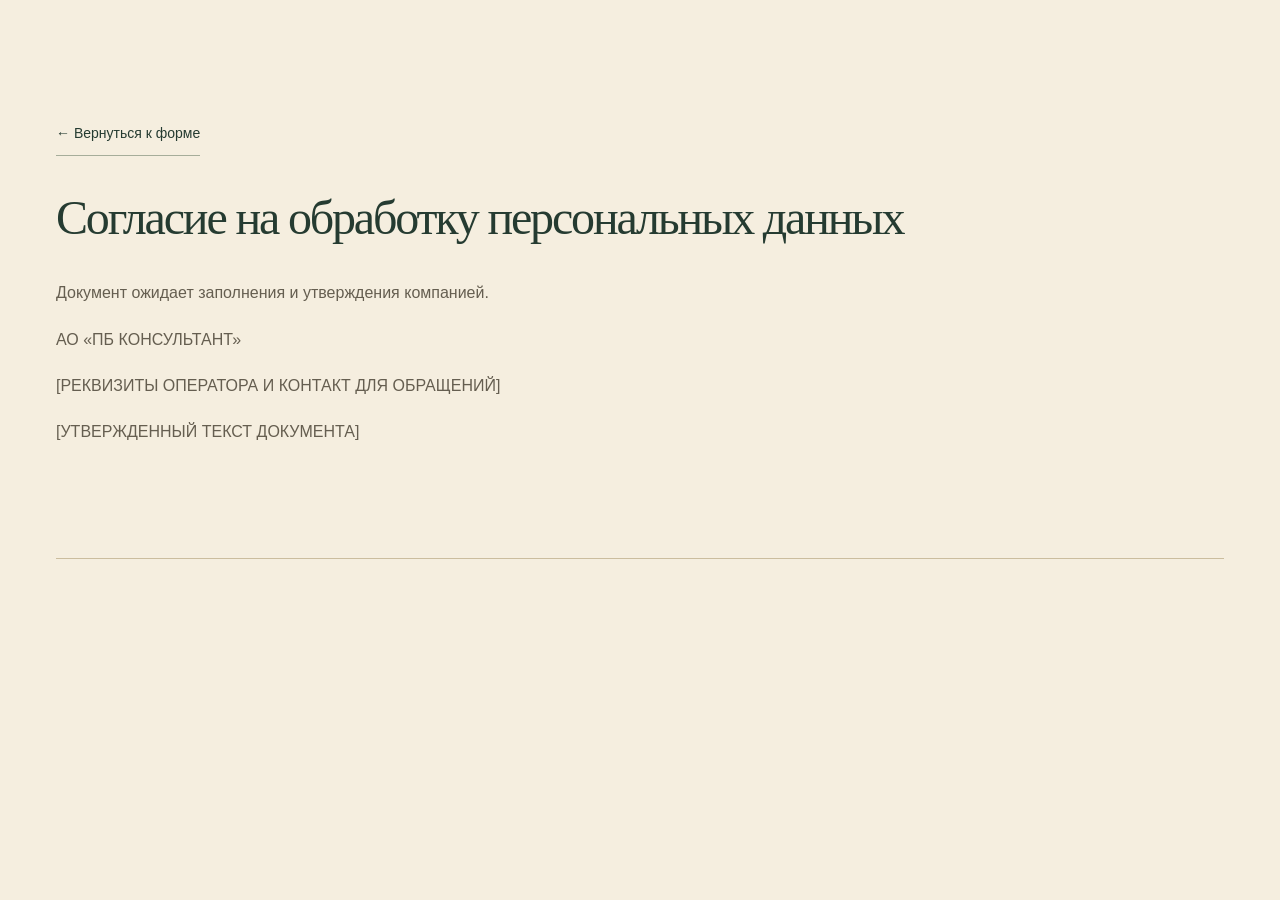
<file: pb-v3/legal/consent.html>
<!doctype html>
<html lang="ru">
<head>
    <meta charset="utf-8">
    <meta name="viewport" content="width=device-width, initial-scale=1">
    <title>Согласие на обработку персональных данных — ПБ КОНСУЛЬТАНТ</title>
    <link rel="icon" href="../favicon.svg" type="image/svg+xml">
    <link rel="stylesheet" href="../css/styles.css">
    <link rel="stylesheet" href="../css/responsive.css">
    <link rel="stylesheet" href="../css/v3.css">
</head>
<body class="legal-page">
    <main class="wrap section">
        <a class="text-link" href="../index.html#request">← Вернуться к форме</a>
        <h1>Согласие на обработку персональных данных</h1>
        <!-- Замените этот раздел полным утвержденным документом компании. -->
        <p>Документ ожидает заполнения и утверждения компанией.</p>
        <p>АО «ПБ КОНСУЛЬТАНТ»</p>
        <p>[РЕКВИЗИТЫ ОПЕРАТОРА И КОНТАКТ ДЛЯ ОБРАЩЕНИЙ]</p>
        <p>[УТВЕРЖДЕННЫЙ ТЕКСТ ДОКУМЕНТА]</p>
    </main>
</body>
</html>
</file>
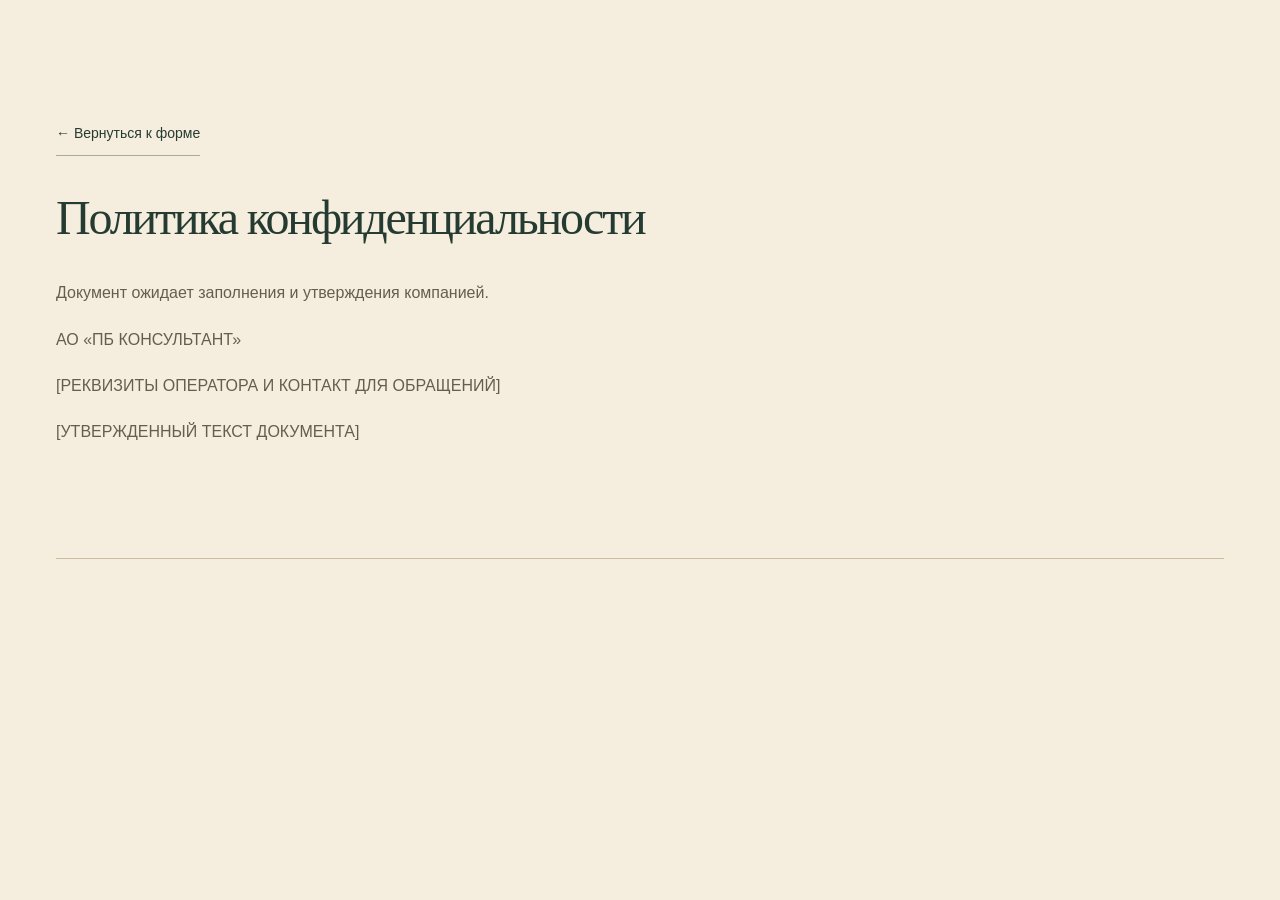
<file: pb-v3/legal/privacy.html>
<!doctype html>
<html lang="ru">
<head>
    <meta charset="utf-8">
    <meta name="viewport" content="width=device-width, initial-scale=1">
    <title>Политика конфиденциальности — ПБ КОНСУЛЬТАНТ</title>
    <link rel="icon" href="../favicon.svg" type="image/svg+xml">
    <link rel="stylesheet" href="../css/styles.css">
    <link rel="stylesheet" href="../css/responsive.css">
    <link rel="stylesheet" href="../css/v3.css">
</head>
<body class="legal-page">
    <main class="wrap section">
        <a class="text-link" href="../index.html#request">← Вернуться к форме</a>
        <h1>Политика конфиденциальности</h1>
        <!-- Замените этот раздел полным утвержденным документом компании. -->
        <p>Документ ожидает заполнения и утверждения компанией.</p>
        <p>АО «ПБ КОНСУЛЬТАНТ»</p>
        <p>[РЕКВИЗИТЫ ОПЕРАТОРА И КОНТАКТ ДЛЯ ОБРАЩЕНИЙ]</p>
        <p>[УТВЕРЖДЕННЫЙ ТЕКСТ ДОКУМЕНТА]</p>
    </main>
</body>
</html>
</file>
<file: pb-v3/css/responsive.css>
/* Планшеты, телефоны и доступность. Основные стили — в styles.css. */

@media (max-width: 1150px) {
    .wrap {
        width: calc(100% - 64px);
    }

    .header {
        gap: 20px;
        padding-inline: 32px;
    }

    .desktop-nav {
        gap: 15px;
    }

    .header .brand > span:last-child {
        font-size: 0.75rem;
    }

    .hero {
        gap: 30px;
    }

    .hero h1 {
        font-size: 5rem;
    }

    .split, .about, .process, .faq {
        gap: 50px;
    }

    .principles {
        gap: 28px;
    }
}

@media (max-width: 950px) {
    .desktop-nav {
        display: none;
    }

    .menu-button:not([hidden]) {
        display: block;
    }

    /* Без JavaScript основная навигация остается доступной. */
    html:not(.js-enabled) .header {
        position: relative;
        height: auto;
        flex-wrap: wrap;
        padding-block: 20px;
    }

    html:not(.js-enabled) .desktop-nav {
        display: flex;
        flex-wrap: wrap;
    }

    .hero h1 {
        font-size: 4.1rem;
    }

    .hero-image {
        height: 540px;
    }

    .trust, .advantage-grid {
        grid-template-columns: repeat(2, minmax(0, 1fr));
        gap: 24px;
    }

    .trust > span {
        padding: 0;
        border: 0;
        text-align: left;
    }

    .intro {
        grid-template-columns: 1fr;
        gap: 0;
    }

    .principle-title {
        font-size: clamp(1.5rem, 3vw, 2.1rem);
    }

    .footer-top, .footer-bottom {
        flex-wrap: wrap;
    }
}

@media (max-width: 700px) {
    html {
        scroll-padding-top: 90px;
    }

    body:not(.legal-page) {
        padding-bottom: calc(82px + env(safe-area-inset-bottom, 0px));
    }

    .wrap {
        width: calc(100% - 40px);
    }

    .section {
        padding-block: 65px;
    }

    .header, .header.scrolled {
        height: 80px;
        gap: 8px;
        padding-left: max(16px, env(safe-area-inset-left));
        padding-right: max(16px, env(safe-area-inset-right));
    }

    .header .brand {
        flex-shrink: 1;
        min-width: 0;
        gap: 10px;
    }

    .monogram {
        padding-right: 12px;
        font-size: 2.1rem;
    }

    .header .brand > span:last-child {
        font-size: 0.75rem;
        letter-spacing: 0.04em;
    }

    .header .brand small {
        font-size: 0.5rem;
    }

    .header-actions > .button {
        display: none;
    }

    .hero, .split, .about, .process, .faq, .contacts {
        grid-template-columns: minmax(0, 1fr);
        gap: 38px;
    }

    .hero {
        padding-top: 35px;
    }

    .hero-copy {
        padding-top: 0;
    }

    .hero h1 {
        margin-bottom: 25px;
        font-size: clamp(2.85rem, 12vw, 5.1rem);
    }

    .hero-lead {
        font-size: 1rem;
    }

    .hero-actions {
        align-items: stretch;
        gap: 16px;
        margin-top: 27px;
    }

    .hero-caption {
        padding-top: 32px;
    }

    .hero-image {
        height: auto;
        aspect-ratio: 1.1;
    }

    .hero-image .image-placeholder {
        position: absolute;
        inset: 0;
    }

    .hero-image figcaption {
        padding-inline: 16px;
    }

    .eyebrow {
        margin-bottom: 22px;
        font-size: 0.75rem;
        letter-spacing: 0.08em;
    }

    .intro h2 {
        font-size: 2rem;
    }

    .section-heading {
        display: block;
        margin-bottom: 35px;
    }

    .section-heading > p {
        margin-top: 22px;
    }

    .practice-row {
        grid-template-columns: minmax(0, 1fr) 20px;
        gap: 12px;
        padding-block: 22px;
    }

    .practice-row h3 {
        font-size: 1.5rem;
    }

    .practice-row p {
        grid-column: 1;
        grid-row: 2;
    }

    .practice-arrow {
        grid-column: 2;
        grid-row: 1;
    }

    .principles, .case-grid, .review-grid, .form-pair {
        grid-template-columns: minmax(0, 1fr);
    }

    .principles {
        margin-top: 40px;
    }

    .principle-title {
        margin-bottom: 16px;
        font-size: 1.7rem;
    }

    .about-mark, .about-brand {
        min-height: 330px;
    }

    .about h2 {
        font-size: 2.2rem;
    }

    .about-monogram {
        font-size: 6rem;
    }

    .case-grid, .review-grid {
        gap: 34px;
    }

    .case .eyebrow {
        margin-bottom: 22px;
    }

    .case-dialog {
        padding: 35px 24px;
    }

    .advantage-grid {
        gap: 30px 23px;
        margin-top: 37px;
    }

    .advantage-grid h3 {
        font-size: 0.875rem;
        letter-spacing: 0.02em;
    }

    .contacts dl > div {
        grid-template-columns: minmax(90px, 0.8fr) minmax(0, 1.2fr);
    }

    .footer-top, .footer-bottom {
        flex-direction: column;
        gap: 20px;
    }

    .mobile-cta {
        position: fixed;
        right: 0;
        bottom: 0;
        left: 0;
        z-index: 35;
        display: flex;
        padding: 12px max(20px, env(safe-area-inset-right)) calc(12px + env(safe-area-inset-bottom, 0px)) max(20px, env(safe-area-inset-left));
        border-top: 1px solid var(--border);
        background: #f8f7f3f5;
        backdrop-filter: blur(12px);
    }

    .mobile-cta .button {
        width: 100%;
        min-height: 48px;
        font-size: 1rem;
    }
}

@media (max-width: 360px) {
    .wrap {
        width: calc(100% - 32px);
    }

    .header .brand > span:last-child {
        font-size: 0.6875rem;
    }

    .hero-image figcaption span:first-child {
        max-width: 175px;
    }
}

@media (max-height: 500px) and (orientation: landscape) {
    .mobile-cta {
        position: static;
    }

    body:not(.legal-page) {
        padding-bottom: 0;
    }
}

@media (prefers-reduced-motion: reduce) {
    html {
        scroll-behavior: auto;
    }

    *, *::before, *::after {
        animation: none !important;
        transition: none !important;
    }
}
</file>
<file: pb-v3/css/v3.css>
/* ПБ V3. Палитра, композиция и геометрия новой версии. */
:root {
    --background: #f5eedf;
    --foreground: #253b31;
    --text-muted: #655e50;
    --accent: #294b3d;
    --accent-hover: #3c6050;
    --heading-muted: #96662e;
    --principle-color: #8b6333;
    --surface: #eae0c9;
    --border: #cbbd9e;
    --ochre: #94632c;
    --orange: #d5a071;
    --olive: #747850;
    --page-width: 1320px;
}
body { background: var(--background); }
.header { background: #f5eedff5; height: 96px; }
.brand small, .header .brand small { font-size: 12px; letter-spacing: .16em; color: #777457; }
.monogram { color: var(--accent); }
.button { border-radius: 3px 18px 3px 3px; padding: 18px 24px; }
.header .button { border-radius: 2px 14px 2px 2px; }
.eyebrow { color: #79704e; font-size: 12px; }
.hero { gap: 6%; padding-block: 52px 48px; align-items: center; }
.hero-copy { padding-top: 0; }
.hero h1 { font-size: clamp(3.7rem,6.7vw,6.2rem); line-height: 1.05; }
.hero h1 em { color: var(--ochre); }
.hero-lead { max-width: 470px; color: var(--foreground); }
.hero-note { max-width: 465px; }
.hero-caption { padding-top: 44px; color: var(--olive); }
.hero-actions { gap: 20px; }
.tree-composition { position: relative; height: auto; overflow: visible; background: none; padding: 16px 20px 0; }
.tree-frame { position: relative; padding: 20px 12px 12px; border: 1px solid var(--border); border-radius: 48% 48% 3px 3px; }
.tree-frame::before { content: ''; position: absolute; inset: -13px 10px 12px -13px; border: 1px solid #b9915755; border-radius: 48% 48% 2px 2px; pointer-events: none; }
.tree-frame img { width: 100%; height: 480px; object-fit: cover; border-radius: 46% 46% 0 0; mix-blend-mode: multiply; }
.tree-seal { position: absolute; right: -17px; bottom: 36px; display: grid; place-items: center; width: 62px; height: 62px; border: 1px solid #99783f; border-radius: 50%; background: #e5d2ac; font-family: Georgia, serif; font-size: 22px; }
.tree-composition figcaption { position: static; display: block; padding: 24px 0 0; color: var(--ochre); font: italic 18px/1.5 Georgia,serif; text-align: center; letter-spacing: 0; }
.trust { background: #e9e1cb; border-color: #bfb797; padding-block: 24px; }
.trust > span { font-size: 12px; letter-spacing: .06em; color: #515941; }
.intro { position: relative; }
.intro::before { content: ''; position: absolute; top: 80px; left: 5%; width: 100px; height: 100px; border: 1px solid #b5a67b55; border-radius: 50%; z-index: -1; }
.practice-list { display: grid; grid-template-columns: repeat(2,minmax(0,1fr)); border-top: 1px solid var(--border); border-left: 1px solid var(--border); }
.practice-row { position: relative; display: grid; grid-template-columns: 80px minmax(0,1fr) 20px; align-content: start; align-items: start; gap: 16px 22px; padding: 34px 28px; border: 0; border-right: 1px solid var(--border); border-bottom: 1px solid var(--border); min-height: 222px; background: #eee5d3; transition: background .2s; }
.practice-row:nth-child(4n+2), .practice-row:nth-child(4n+3) { background: #e8dfc5; }
.practice-row:nth-child(5n) { background: #edd6bb; }
.practice-row:hover { background: #dec9a9; }
.practice-symbol { grid-column: 1; grid-row: 1 / 3; width: 72px; height: 72px; color: #8d7440; }
.practice-row h3 { grid-column: 2; font-size: 1.55rem; margin-top: 8px; }
.practice-row p { grid-column: 2; grid-row: 2; font-size: 16px; line-height: 1.65; }
.practice-arrow { grid-column: 3; grid-row: 1; color: #657049; }
.expertise { background: #2c4638; color: #f5eedf; }
.expertise p, .expertise .eyebrow { color: #d6d2bb; }
.expertise h2 em { color: #d6b77f; }
.expertise .tags span { border-color: #74806a; }
.principles article { border-top: 1px solid #a4946e; padding: 28px 22px; background: #e9dfc8; }
.principles article:nth-child(2) { border-radius: 40px 0 0 0; background: #e8d2b8; }
.principle-title { color: var(--ochre); }
.about-mark { background: #e9dfc8; border: 1px solid #a39b73; border-radius: 46% 46% 2px 2px; overflow: hidden; position: relative; }
.about-brand::before { border-radius: 46% 46% 2px 2px; border-color: #b5aa80; }
.about-pattern { opacity: .3; }
.about-monogram { color: #536343; }
.bureau-sign { display: block; padding-top: 22px; color: #85805f; font: 12px Arial,sans-serif; letter-spacing: .22em; }
.case { padding: 32px; background: #ead8bf; border: 1px solid var(--border); border-radius: 0 40px 0 0; }
.advantages { background: #d8c8a5; }
.advantages h2 em { color: #6c6e45; }
.advantage-grid article { border-top-color: #a69670; }
.review-grid figure { padding: 28px; border: 1px solid var(--border); background: #eee5d3; }
.quote-mark { color: #ae8850; }
.cta { position: relative; background: #e3cfad; border-top: 1px solid #b9a17a; }
.cta h2 em { color: #835722; }
.contact-form { background: #f7f0e2; border: 1px solid #bbab87; border-radius: 36px 0 0 0; padding: 32px; }
.contact-form input:not([type=checkbox]):not([type=file]), .contact-form textarea { background: #fffaf0; border-color: #bdaf91; color: #253b31; }
.field-help, .form-notice { color: #68604f; font-size: 14px; }
.honey { position: absolute; left: -10000px; width: 1px; height: 1px; overflow: hidden; }
.footer { background: #253c31; color: #f1e8d5; }
.footer p, .footer small, .footer a { color: #d7d3bd; }
.footer .monogram { color: #d7bb85; }
.mobile-cta { background: #f5eedff5; }
@media (max-width: 1100px) {
    .practice-row { padding: 26px 20px; grid-template-columns: 54px minmax(0,1fr) 16px; gap: 15px; }
    .practice-symbol { width: 50px; height: 60px; }
    .tree-frame img { height: 440px; }
}
@media (max-width: 700px) {
    .hero { padding-top: 36px; gap: 34px; }
    .hero h1 { font-size: clamp(3rem,13vw,5rem); }
    .hero-caption { padding-top: 28px; }
    .tree-composition { aspect-ratio: auto; width: min(100%,420px); margin-inline: auto; }
    .tree-frame img { height: auto; aspect-ratio: 4 / 5; }
    .tree-composition figcaption { font-size: 17px; }
    .trust { padding: 24px 18px; gap: 18px; }
    .trust > span { font-size: 12px; }
    .practice-list { grid-template-columns: minmax(0,1fr); }
    .practice-row { min-height: 0; padding: 26px 18px; }
    .practice-row h3 { grid-column: 2; font-size: 1.5rem; }
    .practice-row p { grid-column: 2; grid-row: 2; }
    .practice-arrow { grid-column: 3; }
    .practice-symbol { grid-row: 1 / 3; }
    .contact-form { padding: 26px 20px; }
    .brand small, .header .brand small { font-size: 12px; letter-spacing: .04em; }
    .section-heading > p { font-size: 16px; }
}

/* Уточнения V3: контраст принципов и самостоятельный блок обращения. */
.advantages { background: #d8c8a5; color: #253b31; }
.advantages .eyebrow { color: #51573d; }
.advantages h2 em { color: #585e38; }
.advantage-grid p { color: #414b38; }
.practice-symbol { color: #785d2d; stroke-width: 1.5; }

.cta { background: #263f34; border: 0; padding-block: 100px; }
.cta > .split { grid-template-columns: minmax(0,.8fr) minmax(0,1.3fr); gap: 64px; align-items: start; }
.cta > .split > div:first-child { padding-top: 38px; }
.cta h2 { color: #faf3e5; font-size: clamp(2.5rem,4.3vw,4rem); }
.cta h2 em { color: #ddbd86; }
.cta > .split > div > .eyebrow { color: #d4c29b; }
.cta > .split > div > p:not(.eyebrow) { color: #e0e3d7; margin-top: 28px; max-width: 420px; }
.cta-contacts { color: #d9d4bd; padding-top: 26px; border-top: 1px solid #728474; }
.contact-form { padding: 44px; border: 1px solid #e3d9c4; border-radius: 22px; background: #faf5ea; box-shadow: 0 24px 64px #10261d33; }
.form-heading { padding-bottom: 28px; margin-bottom: 30px; border-bottom: 1px solid #d8cdb6; }
.form-heading .eyebrow { margin-bottom: 10px; color: #715932; }
.form-heading h3 { font: 400 clamp(1.9rem,3vw,2.6rem)/1.15 Georgia,serif; color: #253b31; }
.form-heading > p:last-child { margin-top: 12px; color: #555e50; font-size: 16px; }
.contact-form label { color: #354739; font-size: 14px; font-weight: 500; }
.contact-form .form-pair { gap: 20px; margin-bottom: 26px; }
.contact-form input:not([type=checkbox]):not([type=file]):not([type=hidden]), .contact-form textarea {
    padding: 16px 18px;
    margin-top: 9px;
    border: 1px solid #b5b59e;
    border-radius: 10px;
    background: #fffdf7;
    color: #253b31;
    font-size: 16px;
    line-height: 1.6;
    transition: border-color .2s, box-shadow .2s;
}
.contact-form textarea { min-height: 190px; }
.contact-form input::placeholder, .contact-form textarea::placeholder { color: #656d5e; font-weight: 400; opacity: 1; }
.contact-form textarea::placeholder { font-family: Georgia,serif; font-style: italic; font-size: 18px; line-height: 1.6; }
.contact-form input:focus, .contact-form textarea:focus { outline: 2px solid #557359; outline-offset: 3px; border-color: #557359; box-shadow: 0 0 0 5px #55735910; }
.contact-form .field-help { color: #59614f; }
.contact-form .attachment { padding: 18px; margin-top: 26px; border: 1px dashed #a2aa91; border-radius: 10px; background: #eeeedd; }
.contact-form .attachment small { color: #56614e; }
.contact-form input[type=file] { border: 0; font-size: 14px; padding-bottom: 0; }
.contact-form input[type=file]::file-selector-button { border-radius: 7px; background: #fffdf7; border-color: #9aa58e; padding: 10px 14px; }
.contact-form #submit-request { width: 100%; border-radius: 10px; min-height: 58px; justify-content: center; margin-top: 12px; font-size: 16px; }
.contact-form .form-notice { border-left: 2px solid #a78045; padding-left: 14px; color: #625641; }
.contact-form .consent { align-items: start; }
@media (max-width: 1050px) {
    .cta > .split { gap: 32px; grid-template-columns: minmax(0,.8fr) minmax(0,1.3fr); }
    .contact-form { padding: 30px; }
    .contact-form .form-pair { grid-template-columns: minmax(0,1fr); }
}
@media (max-width: 700px) {
    .cta { padding-block: 60px; }
    .cta > .split { grid-template-columns: minmax(0,1fr); gap: 34px; }
    .cta > .split > div:first-child { padding-top: 0; }
    .contact-form { padding: 26px 20px; border-radius: 16px; }
    .form-heading { margin-bottom: 24px; padding-bottom: 22px; }
    .contact-form textarea { min-height: 210px; }
    .contact-form .attachment { padding: 14px; }
}
</file>
<file: pb-v3/css/styles.css>
/*
 * ПБ КОНСУЛЬТАНТ — основные стили.
 * Цвета меняйте в :root. Мобильные правила находятся в responsive.css.
 * Здесь нет Tailwind, сборки, внешних шрифтов или минифицированного кода.
 */

/* Палитра и общие размеры */
:root {
    --background: #f8f7f3;
    --foreground: #30342d;
    --text-muted: #686c61;
    --accent: #373d32;
    --accent-hover: #525b45;
    --heading-muted: #777c6c;
    --principle-color: #939a85;
    --surface: #eeeee6;
    --border: #d9dad1;
    --error: #963b2e;
    --font-body: Arial, Helvetica, sans-serif;
    --font-heading: Georgia, "Times New Roman", serif;
    --page-width: 1376px;
}

/* Базовые элементы */
* {
    box-sizing: border-box;
}

html {
    scroll-behavior: smooth;
    scroll-padding-top: 105px;
    -webkit-text-size-adjust: 100%;
    text-size-adjust: 100%;
}

body {
    margin: 0;
    background: var(--background);
    color: var(--foreground);
    font-family: var(--font-body);
    font-size: 16px;
    line-height: 1.65;
}

h1, h2, h3, p, figure {
    margin: 0;
}

h1, h2, h3 {
    font-weight: 400;
}

h1, h2 {
    font-family: var(--font-heading);
    letter-spacing: -0.045em;
    line-height: 1.13;
}

h2 {
    font-size: clamp(2.25rem, 3.9vw, 3.55rem);
}

h1 em, h2 em {
    color: var(--heading-muted);
    font-weight: 400;
}

p {
    color: var(--text-muted);
}

a {
    color: inherit;
    text-decoration: none;
}

button, input, textarea {
    font: inherit;
}

button, a {
    touch-action: manipulation;
    -webkit-tap-highlight-color: transparent;
}

button {
    cursor: pointer;
}

button:disabled {
    cursor: not-allowed;
    opacity: 0.6;
}

img {
    display: block;
    max-width: 100%;
}

[hidden] {
    display: none !important;
}

:focus-visible {
    outline: 2px solid #667154;
    outline-offset: 5px;
}

/* Сетка и общие компоненты */
.wrap {
    width: calc(100% - 112px);
    max-width: var(--page-width);
    margin-inline: auto;
}

.section {
    padding-block: 112px;
    border-bottom: 1px solid var(--border);
}

.eyebrow {
    margin-bottom: 30px;
    color: #626859;
    font-size: 0.75rem;
    line-height: 1.6;
    letter-spacing: 0.14em;
}

.split {
    display: grid;
    grid-template-columns: minmax(0, 1fr) minmax(0, 1.25fr);
    gap: 90px;
}

.section-heading {
    display: flex;
    align-items: flex-end;
    justify-content: space-between;
    gap: 40px;
    margin-bottom: 52px;
}

.section-heading > p {
    max-width: 340px;
    font-size: 0.875rem;
}

.button {
    display: inline-flex;
    align-items: center;
    justify-content: space-between;
    gap: 24px;
    min-height: 52px;
    padding: 16px 23px;
    border: 1px solid var(--accent);
    background: var(--accent);
    color: white;
    font-size: 0.875rem;
    line-height: 1.4;
    transition: background 0.2s;
}

.button:hover:not(:disabled) {
    background: var(--accent-hover);
}

.text-link, .text-button {
    display: inline-flex;
    align-items: center;
    gap: 14px;
    min-height: 44px;
    padding: 10px 0;
    border: 0;
    border-bottom: 1px solid #a6ad9a;
    background: none;
    color: var(--foreground);
    font-size: 0.875rem;
    line-height: 1.5;
    text-align: left;
}

.placeholder {
    color: #818475;
    font-size: 0.875rem;
}

/* Шапка и меню */
.header {
    position: sticky;
    top: 0;
    z-index: 30;
    display: flex;
    align-items: center;
    justify-content: space-between;
    gap: 32px;
    height: 99px;
    padding-inline: 56px;
    border-bottom: 1px solid var(--border);
    background: #f8f7f3ef;
    backdrop-filter: blur(15px);
    transition: height 0.25s, box-shadow 0.25s;
}

.header.scrolled {
    height: 80px;
    box-shadow: 0 5px 15px #30342d05;
}

.brand {
    display: flex;
    flex-shrink: 0;
    align-items: center;
    gap: 16px;
}

.monogram {
    padding-right: 20px;
    border-right: 1px solid #b9bcad;
    font-family: var(--font-heading);
    font-size: 2.8rem;
    letter-spacing: -0.1em;
    line-height: 1;
}

.brand > span:last-child {
    font-size: 0.93rem;
    letter-spacing: 0.09em;
    line-height: 1.4;
}

.brand small {
    display: block;
    margin-top: 5px;
    font-size: 0.625rem;
    letter-spacing: 0.1em;
}

.desktop-nav, .header-actions {
    display: flex;
    align-items: center;
    gap: 26px;
}

.desktop-nav {
    font-size: 0.875rem;
}

.desktop-nav a:hover {
    color: #89917c;
}

.header .button {
    min-height: 46px;
    padding: 12px 18px;
}

.menu-button {
    display: none;
    min-width: 44px;
    min-height: 44px;
    padding: 8px;
    border: 0;
    background: none;
    font-size: 1.5rem;
}

.mobile-nav {
    position: absolute;
    top: 100%;
    right: 0;
    left: 0;
    max-height: calc(100dvh - 80px);
    padding: 20px 24px;
    overflow-y: auto;
    overscroll-behavior: contain;
    background: var(--background);
    box-shadow: 0 20px 25px #353c3310;
}

.mobile-nav a {
    display: block;
    min-height: 48px;
    padding: 15px 0;
    border-bottom: 1px solid var(--border);
}

/* Первый экран */
.hero {
    display: grid;
    grid-template-columns: minmax(0, 1.23fr) minmax(0, 1fr);
    gap: 50px;
    padding-block: 58px 44px;
}

.hero-copy {
    display: flex;
    flex-direction: column;
    align-items: flex-start;
    padding-top: 37px;
}

.hero h1 {
    margin-bottom: 28px;
    font-size: clamp(4rem, 6.5vw, 6rem);
    line-height: 1.04;
    letter-spacing: -0.055em;
}

.hero-lead {
    max-width: 410px;
    color: #444a3e;
    font-size: 1.1rem;
}

.hero-note {
    max-width: 385px;
    margin-top: 17px;
    font-size: 1rem;
    line-height: 1.8;
}

.hero-actions {
    display: flex;
    align-items: center;
    flex-wrap: wrap;
    gap: 27px;
    margin-top: 32px;
}

.hero-caption {
    margin-top: auto;
    padding-top: 52px;
    color: #7b8174;
    font-size: 0.75rem;
    letter-spacing: 0.025em;
}

/* Фотографии: положение кадра меняется через object-position. */
.image-slot {
    position: relative;
    overflow: hidden;
    background: var(--surface);
}

.image-slot > img {
    position: absolute;
    inset: 0;
    width: 100%;
    height: 100%;
    object-fit: cover;
    object-position: center;
}

.hero-image {
    height: 584px;
}

.image-placeholder {
    display: flex;
    flex-direction: column;
    align-items: center;
    justify-content: center;
    gap: 12px;
    min-height: 100%;
    padding: 30px;
    text-align: center;
}

.image-placeholder small {
    color: var(--text-muted);
    font-size: 0.875rem;
    overflow-wrap: anywhere;
}

.hero-image figcaption {
    position: absolute;
    bottom: 0;
    display: flex;
    justify-content: space-between;
    gap: 15px;
    width: 100%;
    padding: 17px 24px;
    color: var(--foreground);
    font-size: 0.75rem;
    letter-spacing: 0.025em;
}

.hero-image.has-image figcaption {
    background: linear-gradient(transparent, #242a2499);
    color: white;
}

.trust {
    display: grid;
    grid-template-columns: repeat(4, minmax(0, 1fr));
    padding-block: 29px;
    border-block: 1px solid var(--border);
}

.trust > span {
    padding-inline: 15px;
    border-right: 1px solid var(--border);
    font-size: 0.75rem;
    text-align: center;
    text-transform: uppercase;
}

.trust > span:last-child {
    border: 0;
}

/* Введение и направления практики */
.intro {
    display: grid;
    grid-template-columns: minmax(0, 1fr) minmax(0, 2.25fr);
    gap: 50px;
}

.intro h2 {
    max-width: 900px;
    font-size: clamp(2.1rem, 3.15vw, 3rem);
    line-height: 1.25;
}

.intro p:not(.eyebrow) {
    max-width: 570px;
    margin-top: 32px;
}

.practice-row {
    display: grid;
    grid-template-columns: minmax(0, 1fr) minmax(0, 1.08fr) 24px;
    align-items: center;
    gap: 24px;
    padding: 28px 0;
    border-top: 1px solid var(--border);
    transition: background 0.25s;
}

.practice-row:hover {
    background: var(--surface);
}

.practice-row h3 {
    font-family: var(--font-heading);
    font-size: 1.65rem;
    line-height: 1.2;
}

.practice-row p {
    max-width: 440px;
    font-size: 1rem;
}

.practice-arrow {
    color: #828c72;
    font-size: 1.5rem;
}

/* Экспертиза и подход */
.expertise, .cta {
    background: var(--surface);
}

.large-copy {
    margin-bottom: 22px;
    color: #404839;
    font-size: 1.4rem;
    line-height: 1.5;
}

.tags {
    display: flex;
    flex-wrap: wrap;
    gap: 10px;
    margin-top: 35px;
}

.tags span {
    padding: 9px 15px;
    border: 1px solid #cbd0c0;
    font-size: 0.875rem;
}

.measure {
    max-width: 590px;
    margin-top: 26px;
}

.principles {
    display: grid;
    grid-template-columns: repeat(3, minmax(0, 1fr));
    gap: 52px;
    margin-top: 70px;
}

.principles article {
    padding-top: 24px;
    border-top: 1px solid var(--border);
}

.principle-title {
    margin-bottom: 24px;
    color: var(--principle-color);
    font-family: var(--font-heading);
    font-size: 2.1rem;
    line-height: 1.2;
    letter-spacing: -0.025em;
    overflow-wrap: anywhere;
}

/* О компании: контурная карточка и легкий узор */
.about {
    display: grid;
    grid-template-columns: minmax(0, 1fr) minmax(0, 1.25fr);
    gap: 90px;
}

.about-mark {
    min-height: 470px;
    border: 1px solid #b7beaa;
}

.about-brand {
    position: relative;
    isolation: isolate;
    height: 100%;
    min-height: 470px;
}

.about-brand::before {
    position: absolute;
    inset: 15px;
    z-index: -1;
    border: 1px solid #cbd0bf;
    content: "";
}

.about-pattern {
    position: absolute;
    inset: 0;
    z-index: -1;
    background: repeating-linear-gradient(135deg, transparent 0 15px, #a4ae901a 15px 16px, transparent 16px 31px);
    -webkit-mask-image: linear-gradient(135deg, #000, transparent 33%, transparent 67%, #000);
    mask-image: linear-gradient(135deg, #000, transparent 33%, transparent 67%, #000);
    pointer-events: none;
}

.about-monogram {
    color: #717b61;
    font-family: var(--font-heading);
    font-size: 8rem;
    letter-spacing: -0.11em;
    line-height: 1;
}

.about-name {
    margin-top: 24px;
    font-size: 0.875rem;
    letter-spacing: 0.25em;
}

.about-brand p {
    margin-top: 40px;
    font-family: var(--font-heading);
    font-size: 1.2rem;
    font-style: italic;
}

.about h2 {
    margin-bottom: 28px;
    font-size: 2.65rem;
}

.facts {
    margin-top: 27px;
}

.facts p {
    padding: 8px 0;
    border-top: 1px solid var(--border);
    font-size: 0.875rem;
    overflow-wrap: anywhere;
}

/* Кейсы и диалоговые окна */
.case-grid, .review-grid {
    display: grid;
    grid-template-columns: repeat(3, minmax(0, 1fr));
    gap: 27px;
}

.case {
    padding-top: 25px;
    border-top: 1px solid #9da58f;
}

.case .eyebrow {
    margin-bottom: 50px;
}

.case h3 {
    margin-bottom: 15px;
    font-family: var(--font-heading);
    font-size: 1.7rem;
    line-height: 1.3;
}

.case-button {
    display: flex;
    justify-content: space-between;
    width: 100%;
    min-height: 48px;
    margin-top: 35px;
    padding: 20px 0 0;
    border: 0;
    border-top: 1px solid var(--border);
    background: none;
    color: var(--foreground);
    text-align: left;
}

.case-dialog {
    position: fixed;
    width: min(560px, calc(100% - 32px));
    max-height: calc(100dvh - 32px);
    padding: 40px;
    overflow: auto;
    border: 1px solid var(--border);
    background: var(--background);
    color: var(--foreground);
}

.case-dialog::backdrop {
    background: #20251dcc;
}

.case-dialog h2 {
    margin: 0 20px 20px 0;
    font-size: 2rem;
}

.case-dialog h3 {
    margin-top: 24px;
}

.dialog-close {
    position: absolute;
    top: 5px;
    right: 5px;
    width: 44px;
    height: 44px;
    border: 0;
    background: none;
    color: inherit;
    font-size: 1.7rem;
}

/* Принципы, процесс и отзывы */
.advantages {
    background: #383f33;
    color: #f5f5ee;
}

.advantages .eyebrow, .advantages h2 em {
    color: #b4bea6;
}

.advantage-grid {
    display: grid;
    grid-template-columns: repeat(4, minmax(0, 1fr));
    gap: 35px;
    margin-top: 65px;
}

.advantage-grid article {
    padding-top: 26px;
    border-top: 1px solid #68735d;
}

.advantage-grid h3 {
    margin-bottom: 17px;
    font-size: 0.875rem;
    letter-spacing: 0.08em;
    text-transform: uppercase;
    overflow-wrap: anywhere;
}

.advantage-grid p {
    color: #c0c7b8;
}

.process, .faq {
    display: grid;
    grid-template-columns: minmax(0, 1fr) minmax(0, 1.6fr);
    gap: 100px;
}

.process .text-link {
    margin-top: 30px;
}

.process ol {
    margin: 0;
    padding: 0;
    list-style: none;
}

.process li {
    padding: 23px 0;
    border-top: 1px solid var(--border);
}

.process h3 {
    margin-bottom: 7px;
    font-size: 1.15rem;
}

.review-grid figure {
    padding-top: 16px;
    border-top: 1px solid var(--border);
}

.quote-mark {
    color: #b2b8a5;
    font-family: var(--font-heading);
    font-size: 3rem;
    line-height: 1;
}

.review-grid blockquote {
    margin: 16px 0 36px;
    color: #787e6c;
    font-family: var(--font-heading);
    font-size: 1.35rem;
}

.review-grid figcaption {
    font-size: 0.875rem;
}

.review-grid small {
    display: block;
    margin-top: 5px;
    color: #7b806f;
}

/* FAQ работает через стандартные HTML details/summary */
.faq-item {
    border-bottom: 1px solid var(--border);
}

.faq-item summary {
    padding-block: 24px;
    cursor: pointer;
}

.faq-item p {
    padding-bottom: 25px;
}

/* Форма обращения */
.cta h2 {
    margin-bottom: 28px;
    font-size: clamp(2.5rem, 4.3vw, 4rem);
}

.cta .split > div > p:not(.eyebrow) {
    max-width: 395px;
}

.cta-contacts {
    display: flex;
    flex-direction: column;
    gap: 10px;
    margin-top: 45px;
    color: #6c735f;
}

.contact-form label {
    display: block;
    color: #454d3c;
    font-size: 0.875rem;
}

.form-pair {
    display: grid;
    grid-template-columns: repeat(2, minmax(0, 1fr));
    gap: 24px;
    margin-bottom: 29px;
}

input:not([type="checkbox"]):not([type="hidden"]), textarea {
    width: 100%;
    min-width: 0;
    min-height: 48px;
    padding: 12px 0;
    border: 0;
    border-bottom: 1px solid #b5bcaa;
    border-radius: 0;
    background: none;
    color: var(--foreground);
    font-size: 1rem;
}

textarea {
    display: block;
    margin-top: 10px;
    resize: vertical;
    line-height: 1.6;
}

input::placeholder, textarea::placeholder {
    color: #7b816f;
    opacity: 1;
}

.field-help, .form-notice {
    margin-top: 12px;
    font-size: 0.875rem;
    line-height: 1.65;
}

.example-preview {
    margin-top: 16px;
    padding: 16px;
    border: 1px solid #cbd0bf;
}

.example-preview summary {
    cursor: pointer;
}

.example-preview pre {
    white-space: pre-wrap;
    overflow-wrap: anywhere;
    font-family: inherit;
    font-size: 1rem;
}

.attachment {
    margin-top: 25px;
    padding-block: 15px;
    border-bottom: 1px solid #cbd0c0;
}

.attachment small {
    display: block;
    margin-block: 8px;
    color: #7b816f;
}

input[type="file"]::file-selector-button {
    min-height: 44px;
    margin-right: 12px;
    padding: 8px 12px;
    border: 1px solid #b5bcaa;
    background: var(--background);
    color: var(--foreground);
    cursor: pointer;
}

.consent {
    display: flex;
    align-items: flex-start;
    gap: 12px;
    margin-block: 24px;
}

.consent input {
    flex-shrink: 0;
    width: 20px;
    height: 20px;
    margin: 2px 0 0;
    accent-color: var(--accent);
}

.consent label {
    min-height: 44px;
}

.consent a {
    text-decoration: underline;
    text-underline-offset: 3px;
}

.form-status {
    margin-top: 16px;
}

.form-status.is-error {
    color: var(--error);
}

/* Контакты и подвал */
.contacts {
    display: grid;
    grid-template-columns: minmax(0, 1.2fr) minmax(0, 1fr);
    gap: 80px;
}

.contacts dl {
    margin-top: 40px;
}

.contacts dl > div {
    display: grid;
    grid-template-columns: 140px minmax(0, 1fr);
    gap: 12px;
    padding: 10px 0;
}

.contacts dt {
    color: #78816b;
}

.contacts dd {
    margin: 0;
    overflow-wrap: anywhere;
}

.map {
    display: flex;
    flex-direction: column;
    align-items: center;
    justify-content: center;
    gap: 10px;
    min-height: 280px;
    padding: 24px;
    border: 1px solid #dadfd0;
    background: var(--surface);
    text-align: center;
}

.map iframe {
    width: 100%;
    min-height: 280px;
    border: 0;
}

.footer {
    padding-block: 50px 23px;
}

.footer-top, .footer-bottom {
    display: flex;
    justify-content: space-between;
    gap: 30px;
}

.footer-top {
    margin-bottom: 42px;
}

.footer-top p {
    font-size: 0.875rem;
    overflow-wrap: anywhere;
}

.footer-bottom {
    padding-top: 24px;
    border-top: 1px solid var(--border);
    color: #7d826f;
    font-size: 0.875rem;
}

.footer-bottom a {
    min-height: 44px;
}

.mobile-cta {
    display: none;
}

.skip-link {
    position: fixed;
    top: -90px;
    left: 20px;
    z-index: 100;
    padding: 12px;
    background: white;
}

.skip-link:focus {
    top: 12px;
}

.legal-page h1 {
    margin-block: 35px;
    font-size: clamp(2rem, 4vw, 3rem);
    overflow-wrap: anywhere;
}

.legal-page p + p {
    margin-top: 20px;
}
</file>
